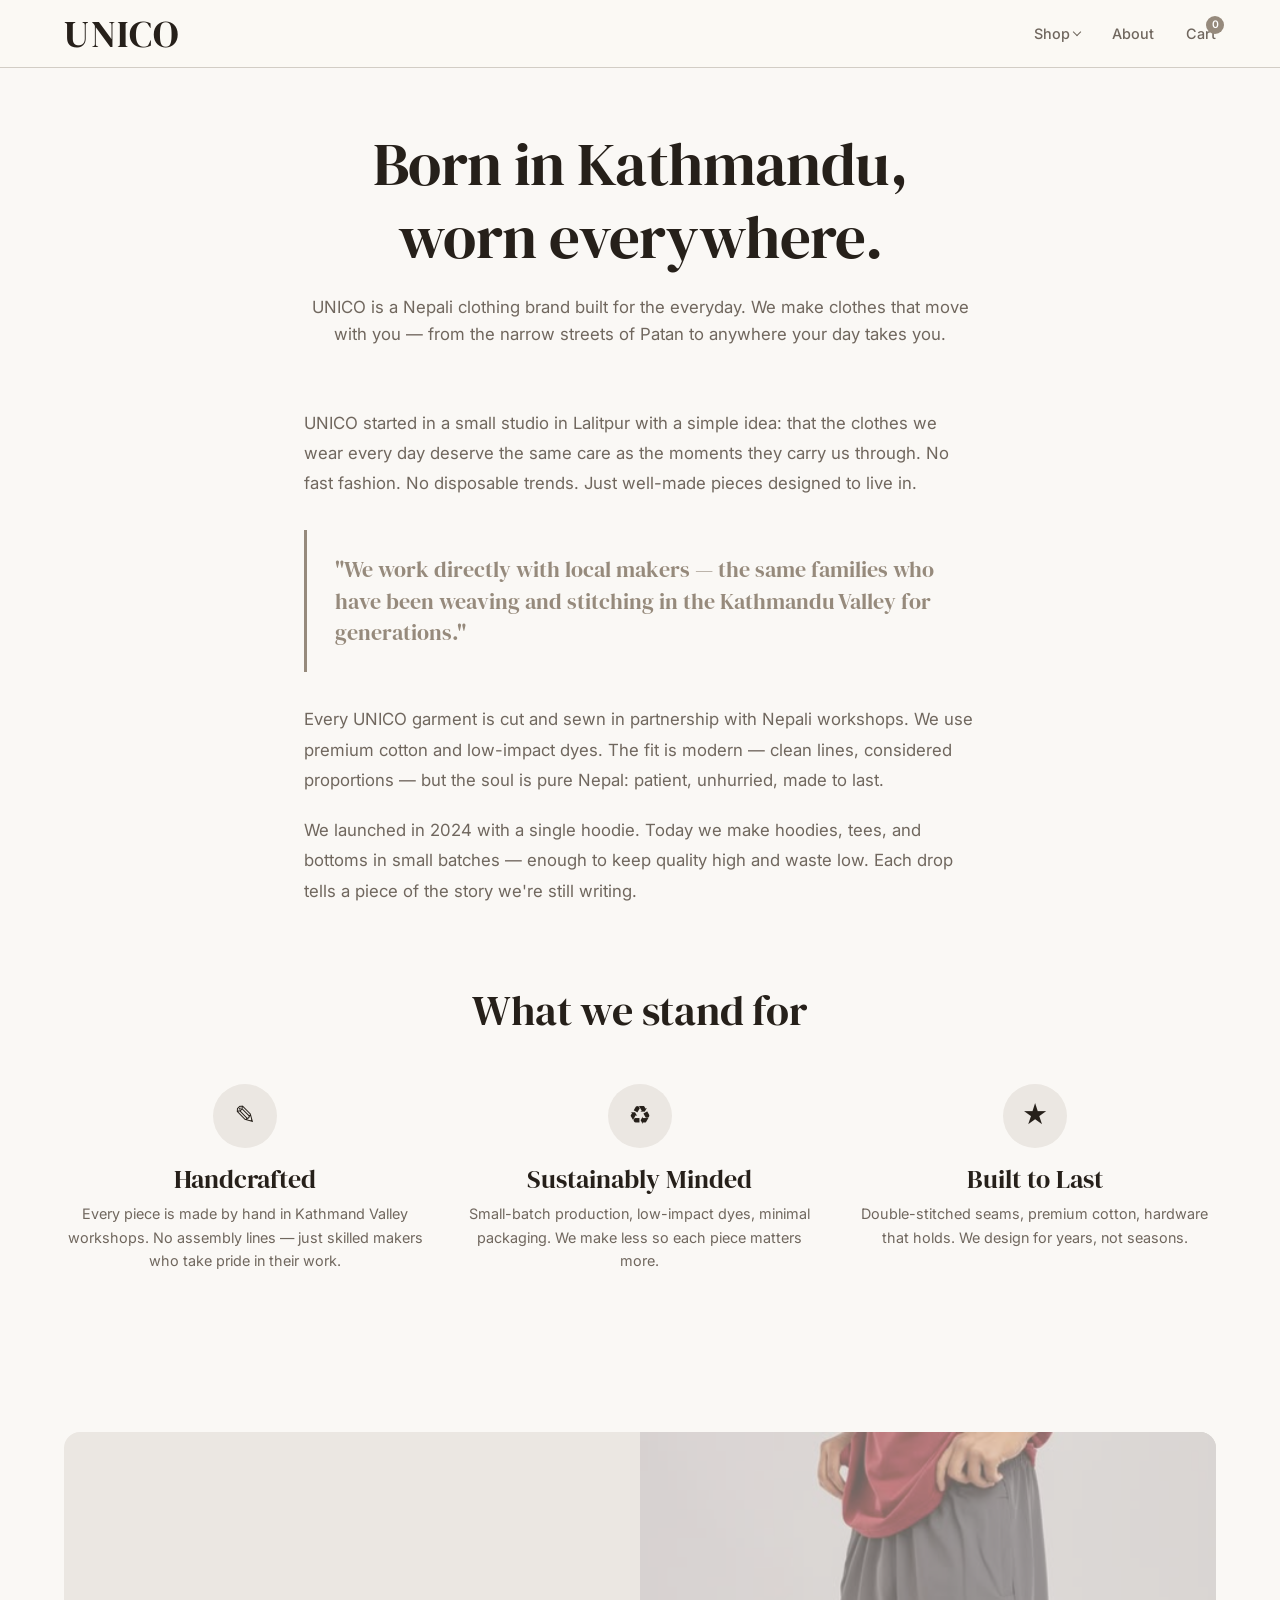
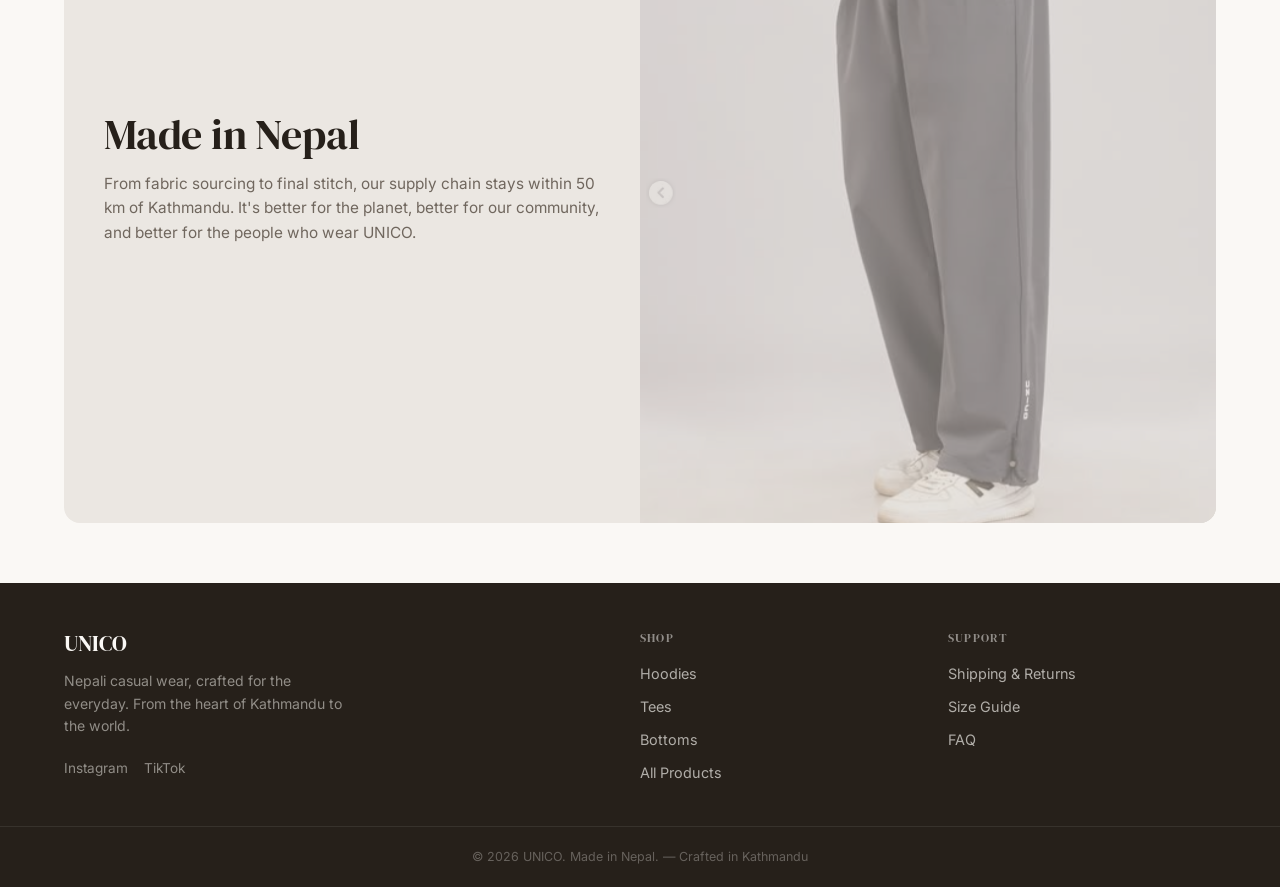
<file: about.html>
<!doctype html>
<html lang="en">
<head>
<meta charset="utf-8">
<meta name="viewport" content="width=device-width, initial-scale=1">
<title>About — UNICO</title>
<link rel="preconnect" href="https://fonts.googleapis.com">
<link rel="preconnect" href="https://fonts.gstatic.com" crossorigin>
<link href="https://fonts.googleapis.com/css2?family=DM+Serif+Display:ital@0;1&family=Inter:opsz,wght@14..32,400;14..32,500;14..32,600&display=swap" rel="stylesheet">
<link rel="stylesheet" href="styles.css">
<script src="cart.js"></script>
<style>
.about-story {
  max-width: 720px; margin: 0 auto; padding: 0 24px 60px;
}
.about-story p {
  font-size: 1.05rem; margin-bottom: 20px; line-height: 1.8;
}
.about-story .pullquote {
  font-family: var(--font-display); font-size: 1.4rem;
  line-height: 1.4; color: var(--accent); padding: 24px 0 24px 28px;
  border-left: 3px solid var(--accent); margin: 32px 0;
}

.team-grid {
  display: grid;
  grid-template-columns: repeat(auto-fill, minmax(200px, 1fr));
  gap: 24px; max-width: var(--max-w); margin: 0 auto; padding: 0 24px 60px;
}
.team-member { text-align: center; }
.team-member-avatar {
  width: 80px; height: 80px; border-radius: 50%;
  background: var(--surface); margin: 0 auto 12px;
  display: flex; align-items: center; justify-content: center;
  font-size: 2rem;
}
.team-member h4 { font-size: 1rem; margin-bottom: 2px; }
.team-member p { font-size: 0.82rem; }
</style>
</head>
<body>

<div id="loader"><div id="loader-logo">UNICO</div><div id="loader-bar"></div></div>

<nav class="nav">
  <div class="nav-inner">
    <a href="landing.html" class="nav-logo">UNICO</a>
    <div class="nav-links">
      <div class="dropdown">
        <a class="dropdown-trigger">Shop</a>
        <div class="dropdown-menu">
          <div class="dropdown-menu-inner">
            <div class="dropdown-group">
              <div class="dropdown-group-label">Categories</div>
              <a href="shop-hoodies.html">Hoodies</a>
              <a href="shop-tees.html">Tees</a>
              <a href="shop-bottoms.html">Bottoms</a>
            </div>
            <div class="dropdown-group">
              <div class="dropdown-group-label">Collections</div>
              <a href="landing.html#best-sellers">Best Sellers</a>
              <a href="shop-hoodies.html">New Arrivals</a>
              <a href="#">Limited Drops</a>
            </div>
          </div>
        </div>
      </div>
      <a href="about.html">About</a>
      <a href="checkout.html" class="nav-cart">
        Cart <span class="nav-cart-count">0</span>
      </a>
    </div>
    <button class="nav-hamburger" aria-label="Menu" onclick="toggleMobile()">
      <span></span><span></span><span></span>
    </button>
  </div>
</nav>

<div class="mobile-menu" id="mobileMenu">
  <strong style="padding:14px 16px;display:block;font-size:0.7rem;text-transform:uppercase;letter-spacing:0.12em;color:var(--muted)">Categories</strong>
  <a href="shop-hoodies.html">Hoodies</a>
  <a href="shop-tees.html">Tees</a>
  <a href="shop-bottoms.html">Bottoms</a>
  <strong style="padding:14px 16px 6px;display:block;font-size:0.7rem;text-transform:uppercase;letter-spacing:0.12em;color:var(--muted);margin-top:8px">Collections</strong>
  <a href="landing.html#best-sellers">Best Sellers</a>
  <a href="shop-hoodies.html">New Arrivals</a>
  <a href="#">Limited Drops</a>
  <strong style="padding:14px 16px 6px;display:block;font-size:0.7rem;text-transform:uppercase;letter-spacing:0.12em;color:var(--muted);margin-top:8px">Info</strong>
  <a href="about.html">About</a>
  <a href="checkout.html">Cart <span class="mobile-cart-count">(0)</span></a>
</div>

<main>
  <section class="about-hero">
    <h1>Born in Kathmandu,<br>worn everywhere.</h1>
    <p>UNICO is a Nepali clothing brand built for the everyday. We make clothes that move with you — from the narrow streets of Patan to anywhere your day takes you.</p>
  </section>

  <section class="about-story">
    <p>UNICO started in a small studio in Lalitpur with a simple idea: that the clothes we wear every day deserve the same care as the moments they carry us through. No fast fashion. No disposable trends. Just well-made pieces designed to live in.</p>

    <div class="pullquote">
      "We work directly with local makers — the same families who have been weaving and stitching in the Kathmandu Valley for generations."
    </div>

    <p>Every UNICO garment is cut and sewn in partnership with Nepali workshops. We use premium cotton and low-impact dyes. The fit is modern — clean lines, considered proportions — but the soul is pure Nepal: patient, unhurried, made to last.</p>

    <p>We launched in 2024 with a single hoodie. Today we make hoodies, tees, and bottoms in small batches — enough to keep quality high and waste low. Each drop tells a piece of the story we're still writing.</p>
  </section>

  <section class="section" style="padding-top:0">
    <div class="section-header">
      <h2>What we stand for</h2>
    </div>
    <div class="about-values">
      <div class="about-value">
        <div class="about-value-icon">&#9998;</div>
        <h3>Handcrafted</h3>
        <p>Every piece is made by hand in Kathmand Valley workshops. No assembly lines — just skilled makers who take pride in their work.</p>
      </div>
      <div class="about-value">
        <div class="about-value-icon">&#9851;</div>
        <h3>Sustainably Minded</h3>
        <p>Small-batch production, low-impact dyes, minimal packaging. We make less so each piece matters more.</p>
      </div>
      <div class="about-value">
        <div class="about-value-icon">&#9733;</div>
        <h3>Built to Last</h3>
        <p>Double-stitched seams, premium cotton, hardware that holds. We design for years, not seasons.</p>
      </div>
    </div>
  </section>

  <section style="max-width:var(--max-w);margin:0 auto;padding:0 24px 60px">
    <div style="border-radius:var(--radius-lg);overflow:hidden;background:var(--surface);display:grid;grid-template-columns:1fr 1fr;gap:0;min-height:320px">
      <div style="padding:40px;display:flex;flex-direction:column;justify-content:center">
        <h2 style="margin-bottom:12px">Made in Nepal</h2>
        <p style="margin-bottom:0">From fabric sourcing to final stitch, our supply chain stays within 50 km of Kathmandu. It's better for the planet, better for our community, and better for the people who wear UNICO.</p>
      </div>
      <div style="background:var(--border);display:flex;align-items:center;justify-content:center;overflow:hidden">
        <img src="mq2ct55s-Pants-Gray-2026-06-06-at-18.03.34.png" alt="UNICO Production" style="width:100%;height:100%;object-fit:cover;opacity:0.5" loading="lazy">
      </div>
    </div>
  </section>
</main>

<footer class="footer">
  <div class="footer-main">
    <div class="footer-brand">
      <h3>UNICO</h3>
      <p>Nepali casual wear, crafted for the everyday. From the heart of Kathmandu to the world.</p>
      <div class="footer-social">
        <a href="#" target="_blank">Instagram</a>
        <a href="#" target="_blank">TikTok</a>
      </div>
    </div>
    <div class="footer-col">
      <h4>Shop</h4>
      <a href="shop-hoodies.html">Hoodies</a>
      <a href="shop-tees.html">Tees</a>
      <a href="shop-bottoms.html">Bottoms</a>
      <a href="#">All Products</a>
    </div>
    <div class="footer-col">
      <h4>Support</h4>
      <a href="#">Shipping &amp; Returns</a>
      <a href="#">Size Guide</a>
      <a href="#">FAQ</a>
    </div>
  </div>
  <div class="footer-bottom">
    &copy; 2026 UNICO. Made in Nepal. &mdash; Crafted in Kathmandu
  </div>
</footer>

<div class="toast" id="toast"></div>

<script>
function toggleMobile() {
  document.getElementById('mobileMenu').classList.toggle('open');
}
function showToast(msg) {
  const t = document.getElementById('toast');
  t.textContent = msg; t.classList.add('show');
  setTimeout(() => t.classList.remove('show'), 3000);
}
</script>

<script>
window.addEventListener('load', function() {
  setTimeout(function() {
    document.getElementById('loader')?.classList.add('hide');
  }, 400);
});
</script>

</body>
</html>
</file>
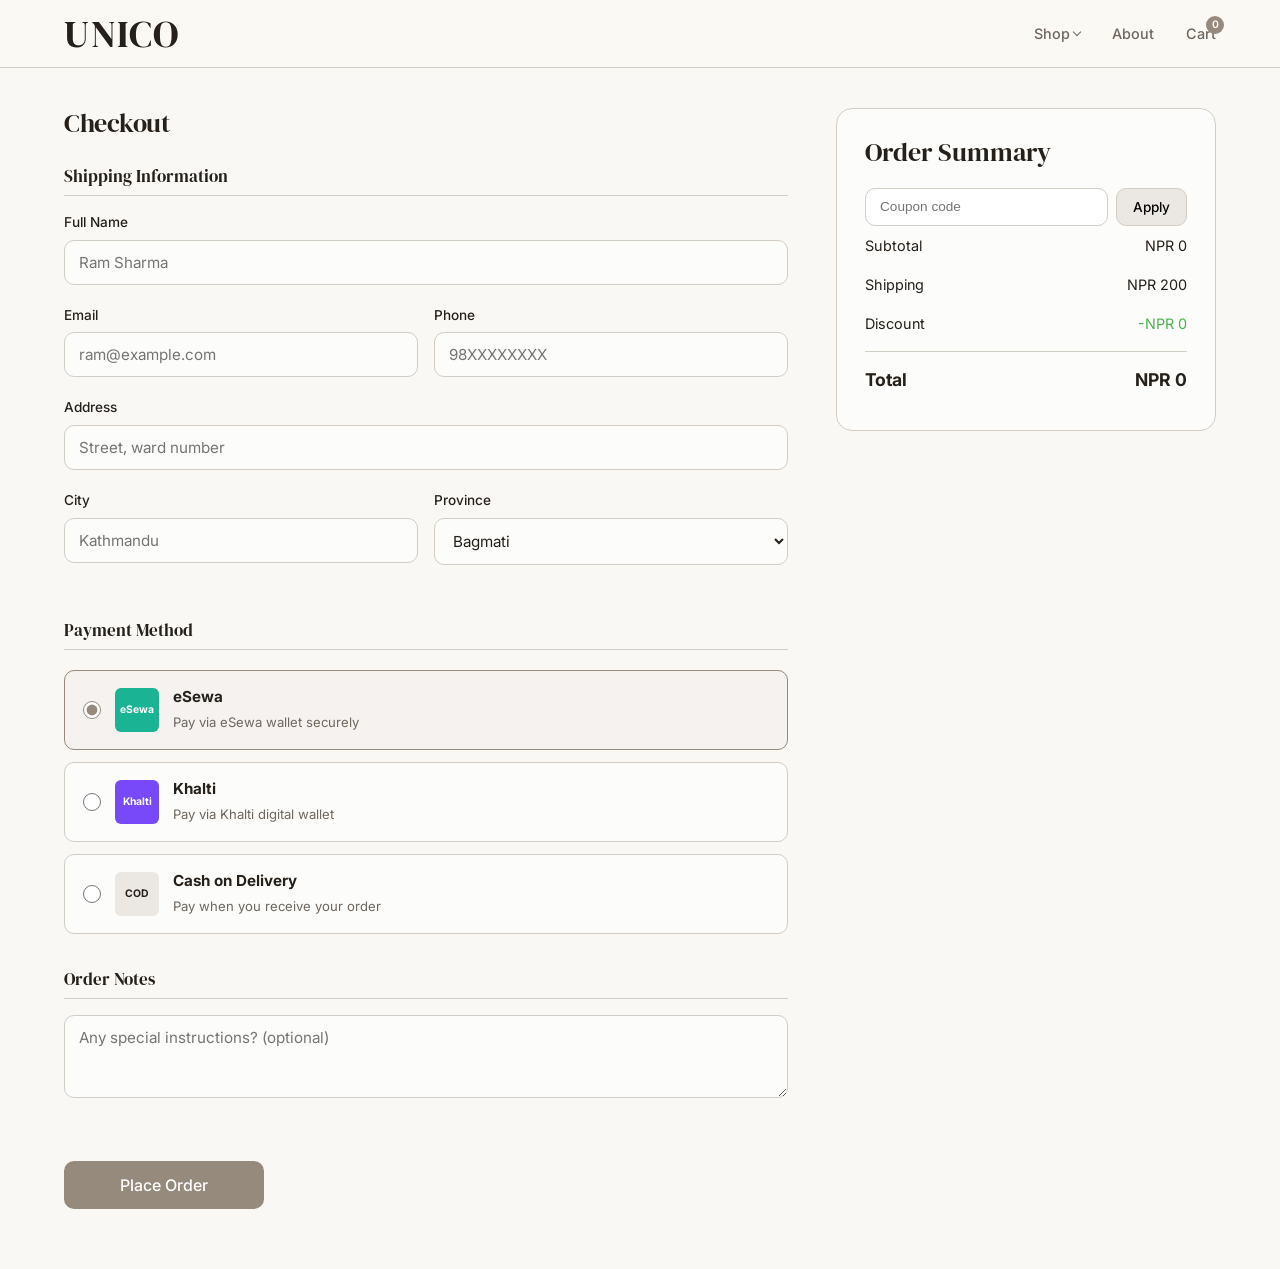
<file: checkout.html>
<!doctype html>
<html lang="en">
<head>
<meta charset="utf-8">
<meta name="viewport" content="width=device-width, initial-scale=1">
<title>Checkout — UNICO</title>
<link rel="preconnect" href="https://fonts.googleapis.com">
<link rel="preconnect" href="https://fonts.gstatic.com" crossorigin>
<link href="https://fonts.googleapis.com/css2?family=DM+Serif+Display:ital@0;1&family=Inter:opsz,wght@14..32,400;14..32,500;14..32,600&display=swap" rel="stylesheet">
<link rel="stylesheet" href="styles.css">
<script src="cart.js"></script>
<style>
.checkout-title { font-size: 1.6rem; margin-bottom: 28px; }
.form-section { margin-bottom: 36px; }
.form-section h3 { font-size: 1.05rem; margin-bottom: 16px; padding-bottom: 8px; border-bottom: 1px solid var(--border); }

.payment-option .pay-icon-esewa { background: #1AB394; color: #fff; }
.payment-option .pay-icon-khalti { background: #7749F8; color: #fff; }
.payment-option .pay-icon-ips { background: #E31B23; color: #fff; }
.payment-option .pay-icon-cod { background: var(--surface); color: var(--fg); }

.order-thankyou { display: none; text-align: center; padding: 60px 24px; max-width: 520px; margin: 0 auto; }
.order-thankyou.show { display: block; }
.order-thankyou .check-icon {
  width: 64px; height: 64px; border-radius: 50%;
  background: #4CAF50; color: #fff; font-size: 1.8rem;
  display: flex; align-items: center; justify-content: center;
  margin: 0 auto 20px;
}

.coupon-row { display: flex; gap: 8px; margin-top: 16px; }
.coupon-row input { flex: 1; padding: 10px 14px; border-radius: var(--radius-md); border: 1.5px solid var(--border); font-size: 0.85rem; outline: none; }
.coupon-row button { padding: 10px 16px; border-radius: var(--radius-md); background: var(--surface); border: 1.5px solid var(--border); font-weight: 500; font-size: 0.85rem; white-space: nowrap; }

#checkoutForm.hidden { display: none; }
</style>
</head>
<body>

<div id="loader"><div id="loader-logo">UNICO</div><div id="loader-bar"></div></div>

<nav class="nav">
  <div class="nav-inner">
    <a href="landing.html" class="nav-logo">UNICO</a>
    <div class="nav-links">
      <div class="dropdown">
        <a class="dropdown-trigger">Shop</a>
        <div class="dropdown-menu">
          <div class="dropdown-menu-inner">
            <div class="dropdown-group">
              <div class="dropdown-group-label">Categories</div>
              <a href="shop-hoodies.html">Hoodies</a>
              <a href="shop-tees.html">Tees</a>
              <a href="shop-bottoms.html">Bottoms</a>
            </div>
            <div class="dropdown-group">
              <div class="dropdown-group-label">Collections</div>
              <a href="landing.html#best-sellers">Best Sellers</a>
              <a href="shop-hoodies.html">New Arrivals</a>
              <a href="#">Limited Drops</a>
            </div>
          </div>
        </div>
      </div>
      <a href="about.html">About</a>
      <a href="checkout.html" class="nav-cart">Cart <span class="nav-cart-count">0</span></a>
    </div>
    <button class="nav-hamburger" aria-label="Menu" onclick="toggleMobile()">
      <span></span><span></span><span></span>
    </button>
  </div>
</nav>

<div class="mobile-menu" id="mobileMenu">
  <strong style="padding:14px 16px;display:block;font-size:0.7rem;text-transform:uppercase;letter-spacing:0.12em;color:var(--muted)">Categories</strong>
  <a href="shop-hoodies.html">Hoodies</a>
  <a href="shop-tees.html">Tees</a>
  <a href="shop-bottoms.html">Bottoms</a>
  <strong style="padding:14px 16px 6px;display:block;font-size:0.7rem;text-transform:uppercase;letter-spacing:0.12em;color:var(--muted);margin-top:8px">Collections</strong>
  <a href="landing.html#best-sellers">Best Sellers</a>
  <a href="shop-hoodies.html">New Arrivals</a>
  <a href="#">Limited Drops</a>
  <strong style="padding:14px 16px 6px;display:block;font-size:0.7rem;text-transform:uppercase;letter-spacing:0.12em;color:var(--muted);margin-top:8px">Info</strong>
  <a href="about.html">About</a>
  <a href="checkout.html">Cart <span class="mobile-cart-count">(0)</span></a>
</div>

<div class="checkout-layout" id="checkoutForm">
  <div>
    <h1 class="checkout-title">Checkout</h1>

    <div class="form-section">
      <h3>Shipping Information</h3>
      <div class="form-group">
        <label for="fullName">Full Name</label>
        <input type="text" id="fullName" placeholder="Ram Sharma" required>
      </div>
      <div class="form-row">
        <div class="form-group">
          <label for="email">Email</label>
          <input type="email" id="email" placeholder="ram@example.com" required>
        </div>
        <div class="form-group">
          <label for="phone">Phone</label>
          <input type="tel" id="phone" placeholder="98XXXXXXXX" required>
        </div>
      </div>
      <div class="form-group">
        <label for="address">Address</label>
        <input type="text" id="address" placeholder="Street, ward number" required>
      </div>
      <div class="form-row">
        <div class="form-group">
          <label for="city">City</label>
          <input type="text" id="city" placeholder="Kathmandu" required>
        </div>
        <div class="form-group">
          <label for="province">Province</label>
          <select id="province">
            <option>Bagmati</option>
            <option>Koshi</option>
            <option>Madhesh</option>
            <option>Gandaki</option>
            <option>Lumbini</option>
            <option>Karnali</option>
            <option>Sudurpashchim</option>
          </select>
        </div>
      </div>
    </div>

    <div class="form-section">
      <h3>Payment Method</h3>
      <div class="payment-methods" id="paymentMethods">
        <label class="payment-option selected" data-value="esewa">
          <input type="radio" name="payment" value="esewa" checked>
          <div class="payment-icon pay-icon-esewa">eSewa</div>
          <div class="payment-option-info">
            <strong>eSewa</strong>
            <span>Pay via eSewa wallet securely</span>
          </div>
        </label>
        <label class="payment-option" data-value="khalti">
          <input type="radio" name="payment" value="khalti">
          <div class="payment-icon pay-icon-khalti">Khalti</div>
          <div class="payment-option-info">
            <strong>Khalti</strong>
            <span>Pay via Khalti digital wallet</span>
          </div>
        </label>
        <label class="payment-option" data-value="cod">
          <input type="radio" name="payment" value="cod">
          <div class="payment-icon pay-icon-cod">COD</div>
          <div class="payment-option-info">
            <strong>Cash on Delivery</strong>
            <span>Pay when you receive your order</span>
          </div>
        </label>
      </div>
    </div>

    <div class="form-section">
      <h3>Order Notes</h3>
      <div class="form-group">
        <textarea id="notes" rows="3" placeholder="Any special instructions? (optional)" style="resize:vertical"></textarea>
      </div>
    </div>

    <button class="btn btn-primary place-order" id="placeOrderBtn" onclick="placeOrder()" style="width:auto;min-width:200px">Place Order</button>
  </div>

  <div class="order-summary" id="orderSummary">
    <h3>Order Summary</h3>
    <div id="orderItems"></div>
    <div class="coupon-row">
      <input type="text" placeholder="Coupon code" id="couponInput">
      <button onclick="applyCoupon()">Apply</button>
    </div>
    <div class="summary-line"><span>Subtotal</span><span id="subtotalVal">NPR 0</span></div>
    <div class="summary-line"><span>Shipping</span><span id="shippingVal">NPR 200</span></div>
    <div class="summary-line"><span>Discount</span><span id="discountVal" style="color:#4CAF50">-NPR 0</span></div>
    <div class="summary-line total"><span>Total</span><span id="totalVal">NPR 0</span></div>
  </div>
</div>

<div class="order-thankyou" id="orderThankyou">
  <div class="check-icon">&#10003;</div>
  <h2 style="margin-bottom:8px">Thank you for your order!</h2>
  <p style="margin-bottom:24px;max-width:400px;margin-left:auto;margin-right:auto">Your UNICO order has been placed. You'll receive a confirmation email shortly.</p>
  <div style="background:var(--surface);border-radius:var(--radius-md);padding:16px;margin-bottom:24px;text-align:left;font-size:0.9rem">
    <div style="margin-bottom:8px"><strong>Order Transaction:</strong> <span id="orderUuid">#UNICO-INIT</span></div>
    <div><strong>Payment Gateway:</strong> <span id="paidVia">eSewa</span></div>
  </div>
  <a href="landing.html" class="btn btn-outline">Continue Shopping</a>
</div>

<div class="toast" id="toast"></div>

<script>
function toggleMobile() {
  document.getElementById('mobileMenu').classList.toggle('open');
}

function showToast(msg) {
  const t = document.getElementById('toast');
  t.textContent = msg; t.classList.add('show');
  setTimeout(() => t.classList.remove('show'), 3000);
}

document.querySelectorAll('.payment-option').forEach(el => {
  el.addEventListener('click', function() {
    document.querySelectorAll('.payment-option').forEach(o => o.classList.remove('selected'));
    this.classList.add('selected');
    this.querySelector('input[type="radio"]').checked = true;
  });
});

const fmt = n => 'NPR ' + n.toLocaleString('en-IN');

function renderCartSummary() {
  const items = Cart.get();
  const container = document.getElementById('orderItems');
  const btn = document.getElementById('placeOrderBtn');

  if (!items.length) {
    container.innerHTML = '<div style="padding:20px 0;text-align:center;color:var(--muted)">Your cart is empty.</div>';
    btn.disabled = true; btn.style.opacity = '0.4'; btn.textContent = 'Cart is empty';
    return;
  }

  let html = '';
  items.forEach(p => {
    const img = p.image ? `<img src="${p.image}" alt="${p.name}">` : '';
    html += `<div class="order-item">
      <div class="order-item-img">${img}</div>
      <div class="order-item-details"><h4>${p.name}</h4><p>Qty: ${p.qty} / Size: ${p.size}</p></div>
      <div class="order-item-price">${fmt(p.price * p.qty)}</div>
    </div>`;
  });
  container.innerHTML = html;

  const subtotal = Cart.total();
  const shipping = subtotal >= 5000 ? 0 : 200;
  const discount = window._couponApplied ? Math.round(subtotal * 0.1) : 0;
  const finalTotal = subtotal + shipping - discount;

  document.getElementById('subtotalVal').textContent = fmt(subtotal);
  document.getElementById('shippingVal').textContent = shipping === 0 ? 'FREE' : fmt(shipping);
  document.getElementById('discountVal').textContent = discount > 0 ? '-' + fmt(discount) : '-NPR 0';
  document.getElementById('totalVal').textContent = fmt(finalTotal);

  btn.disabled = false; btn.style.opacity = '1';
  btn.textContent = `Place Order — ${fmt(finalTotal)}`;
}

function applyCoupon() {
  if (document.getElementById('couponInput').value.trim().toUpperCase() === 'UNICO10') {
    window._couponApplied = true; renderCartSummary();
    showToast('Coupon applied!');
  } else { showToast('Invalid coupon.'); }
}
async function placeOrder() {
  const items = Cart.get();
  if (!items.length) return;

  const name = document.getElementById('fullName').value.trim();
  const email = document.getElementById('email').value.trim();
  const phone = document.getElementById('phone').value.trim();
  const addr = document.getElementById('address').value.trim();
  const city = document.getElementById('city').value.trim();

  if (!name || !email || !phone || !addr || !city) {
    showToast('Please fill in all shipping fields.');
    return;
  }

  const method = document.querySelector('input[name="payment"]:checked').value;
  const btn = document.getElementById('placeOrderBtn');
  btn.disabled = true; btn.textContent = 'Connecting Gateway...';

  const subtotal = Cart.total();
  const shipping = subtotal >= 5000 ? 0 : 200;
  const discount = window._couponApplied ? Math.round(subtotal * 0.1) : 0;
  const finalTotal = subtotal + shipping - discount;
  const transactionUuid = 'UNICO-' + Date.now();

  // 🟢 METHOD 1: ESEWA DIRECT CLIENT HANDSHAKE
  if (method === 'esewa') {
    const productCode = 'EPAYTEST';
    const secretKey = '8gBm/:&EnhH.1/q';
    const signatureMessage = `total_amount=${finalTotal},transaction_uuid=${transactionUuid},product_code=${productCode}`;
    
    try {
      const encoder = new TextEncoder();
      const keyData = encoder.encode(secretKey);
      const messageData = encoder.encode(signatureMessage);
      const cryptoKey = await window.crypto.subtle.importKey('raw', keyData, { name: 'HMAC', hash: 'SHA-256' }, false, ['sign']);
      const signatureBuffer = await window.crypto.subtle.sign('HMAC', cryptoKey, messageData);
      const signature = btoa(String.fromCharCode(...new Uint8Array(signatureBuffer)));

      const form = document.createElement('form');
      form.method = 'POST'; form.action = 'https://rc-epay.esewa.com.np/api/epay/main/v2/form';

      const fields = {
        amount: finalTotal, tax_amount: 0, product_service_charge: 0, product_delivery_charge: 0,
        total_amount: finalTotal, transaction_uuid: transactionUuid, product_code: productCode,
        success_url: window.location.origin + window.location.pathname + '?status=success&method=esewa&id=' + transactionUuid,
        failure_url: window.location.origin + window.location.pathname + '?status=failed',
        signed_field_names: 'total_amount,transaction_uuid,product_code', signature: signature
      };

      for (const [k, v] of Object.entries(fields)) {
        const input = document.createElement('input'); input.type = 'hidden'; input.name = k; input.value = v; form.appendChild(input);
      }
      document.body.appendChild(form); form.submit();
    } catch (err) {
      showToast('Signature processing crash.');
      btn.disabled = false; btn.textContent = 'Place Order';
    }
  } 
  // 🟢 METHOD 2: KHALTI BACKEND SECURE ENVELOPE REDIRECT
  else if (method === 'khalti') {
    try {
      const res = await fetch('/place-order', {
        method: 'POST',
        headers: { 'Content-Type': 'application/json' },
        body: JSON.stringify({
          amount: finalTotal,
          purchase_order_id: transactionUuid,
          purchase_order_name: items[0].name + (items.length > 1 ? ' etc' : ''),
          return_url: window.location.origin + '/place-order?purchase_order_id=' + transactionUuid
        })
      });

      const text = await res.text();
      if (!text || text.trim() === '') {
        throw new Error("Server returned an empty response.");
      }

      let data;
      try {
        data = JSON.parse(text);
      } catch (e) {
        console.error("Failed to parse JSON. Raw response was:", text);
        throw new Error("Invalid server response format.");
      }

      if (data.payment_url) {
        window.location.href = data.payment_url;
      } else {
        throw new Error(data.error || 'Gateway Rejected Request');
      }

    } catch (err) {
      console.error("Payment error:", err);
      showToast('Khalti Error: ' + err.message);
      btn.disabled = false; 
      btn.textContent = 'Place Order';
    }
  }
  // 🟢 METHOD 3: COD FALLBACK
  else {
    setTimeout(() => {
      document.getElementById('orderUuid').textContent = transactionUuid;
      document.getElementById('paidVia').textContent = 'Cash on Delivery';
      document.getElementById('checkoutForm').classList.add('hidden');
      document.getElementById('orderThankyou').classList.add('show');
      Cart.clear();
    }, 1000);
  }
} // 💡 Sealed cleanly! All nested conditional statement chains are resolved.
window.addEventListener('load', () => {
  setTimeout(() => { document.getElementById('loader')?.classList.add('hide'); }, 400);
});
</script>
</body>
</html>
</file>
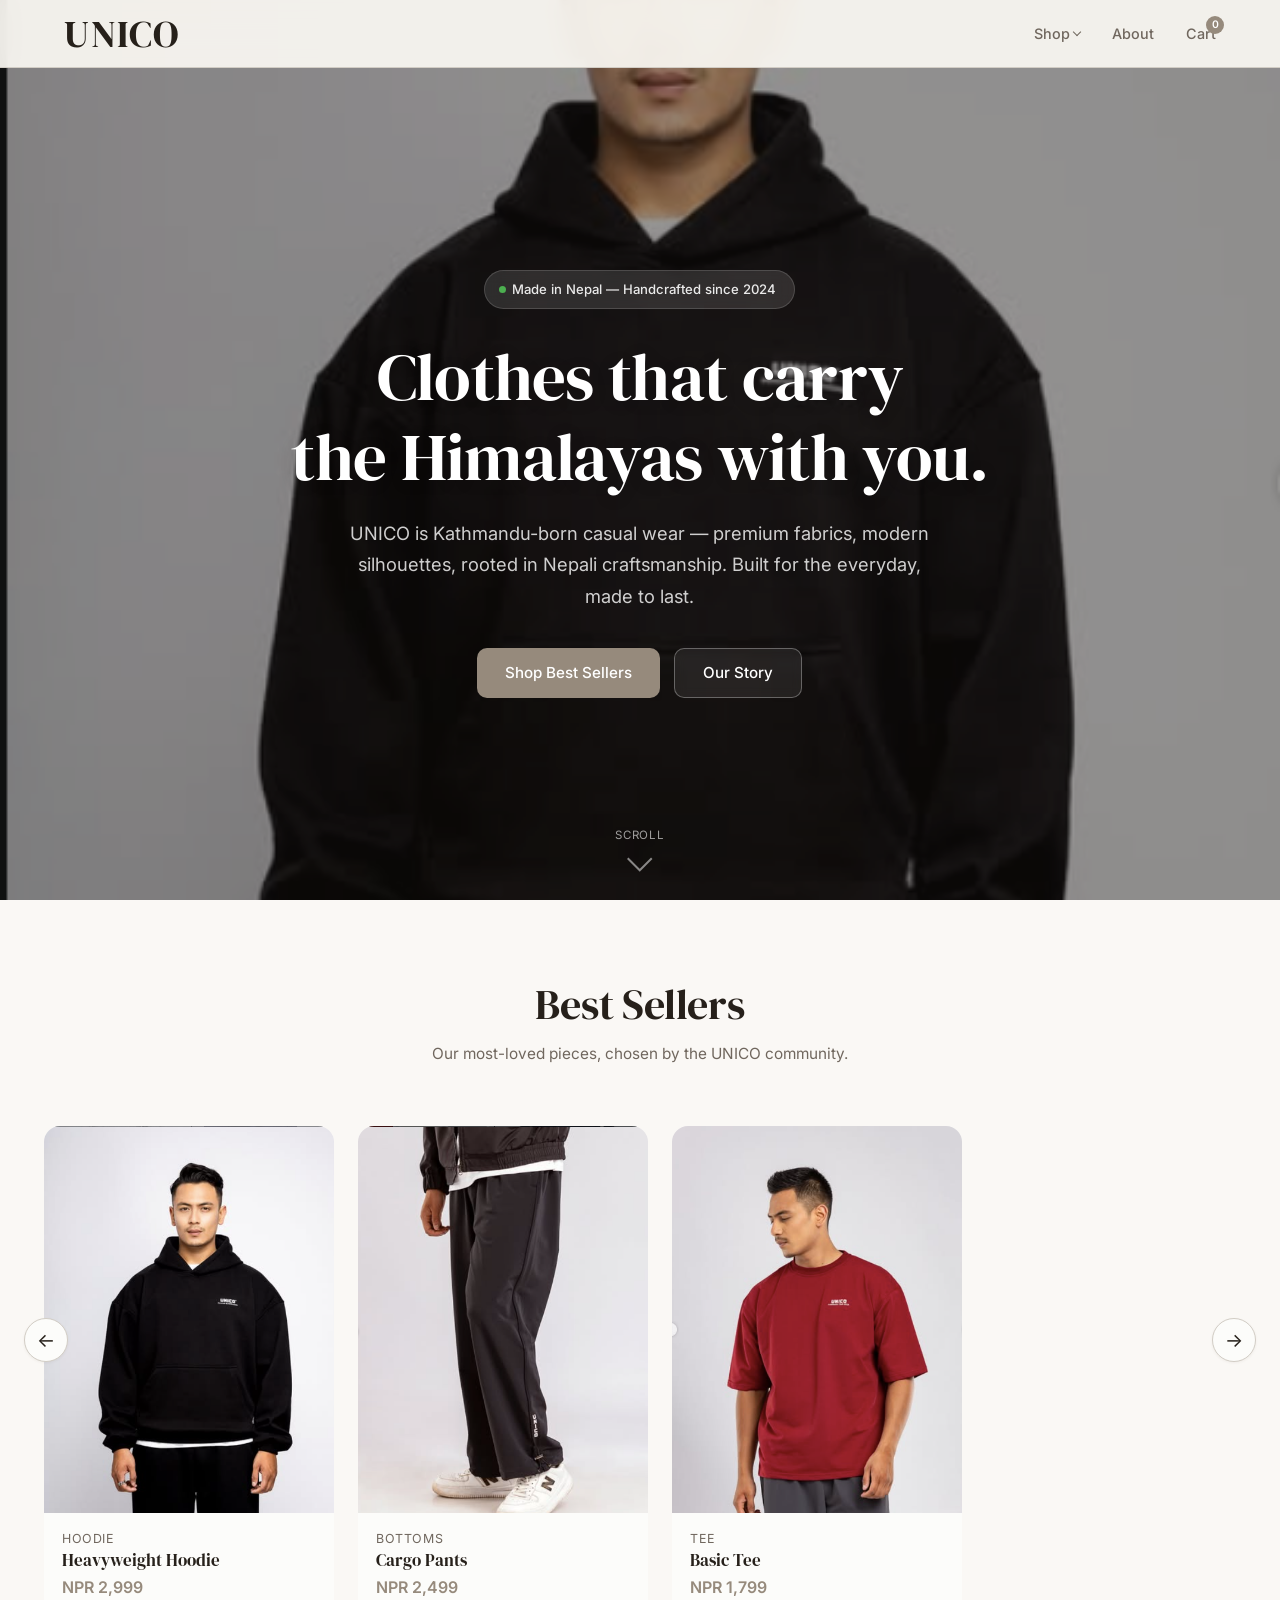
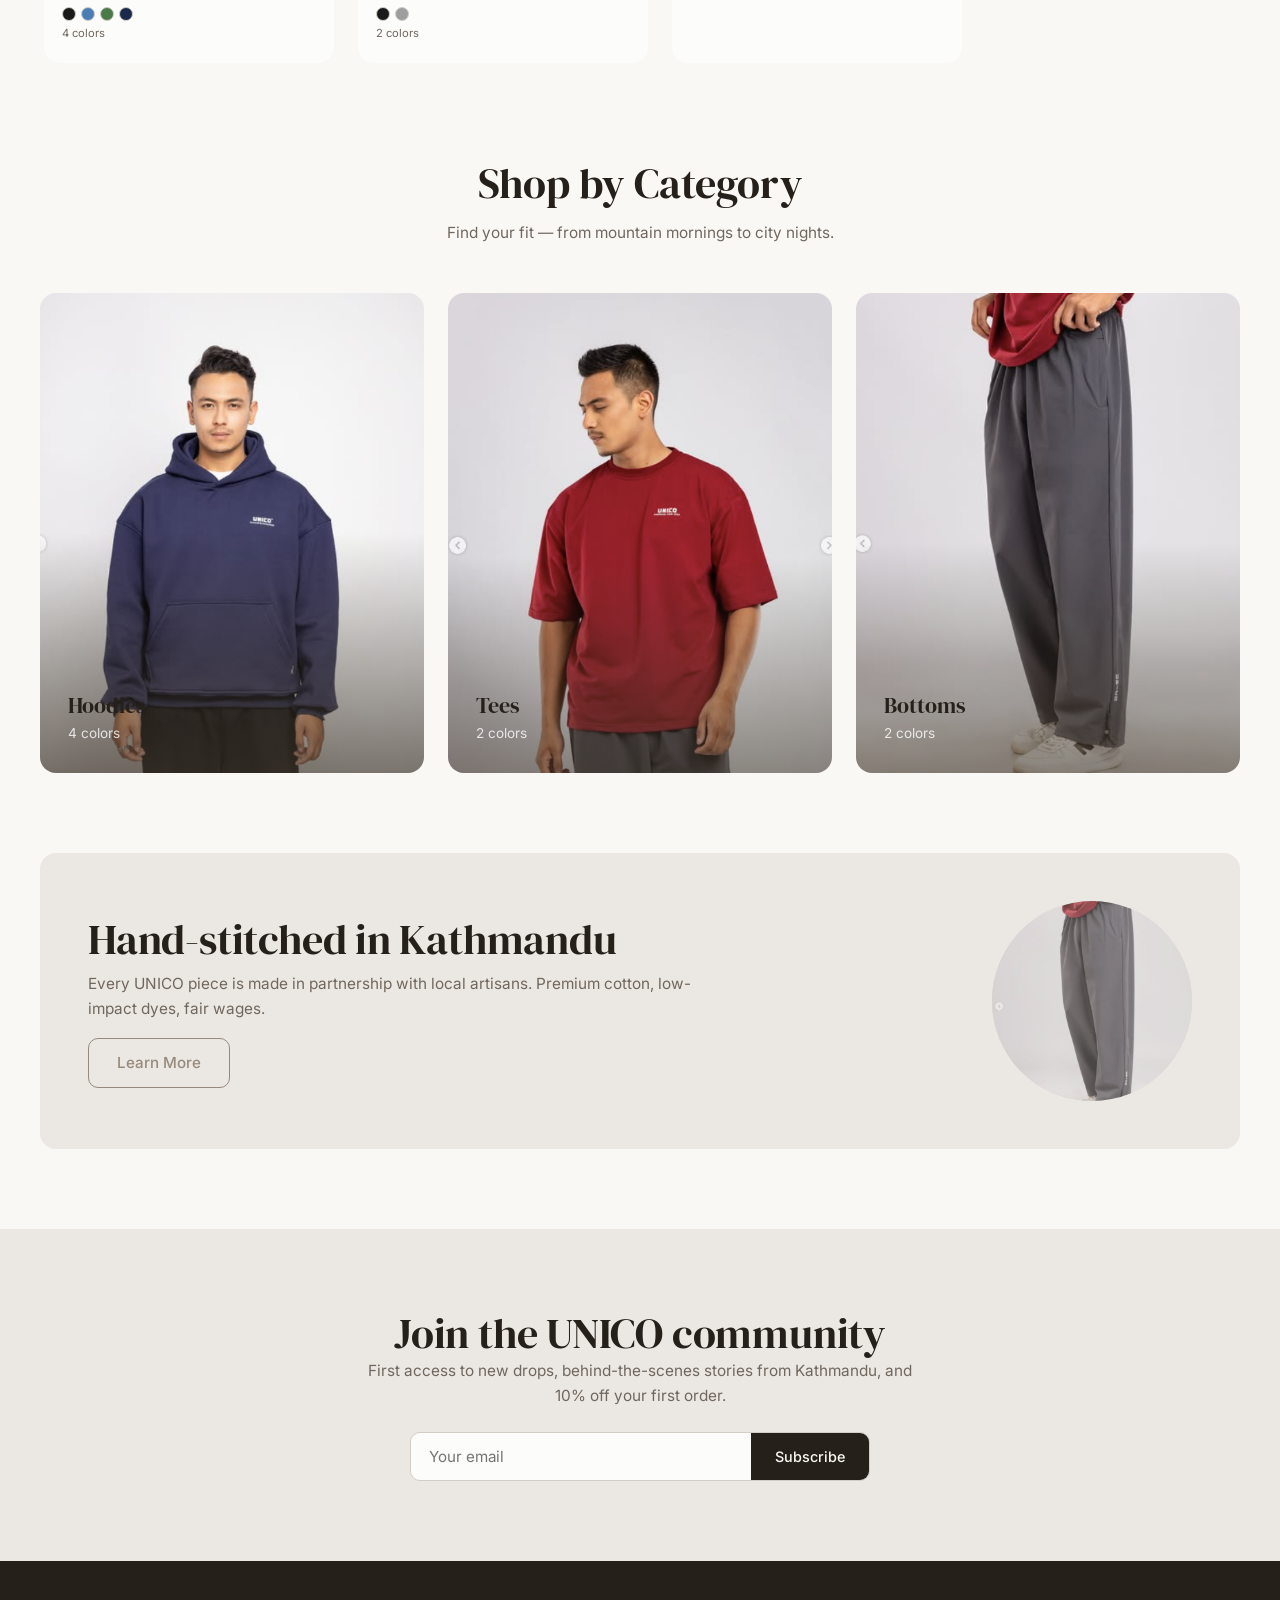
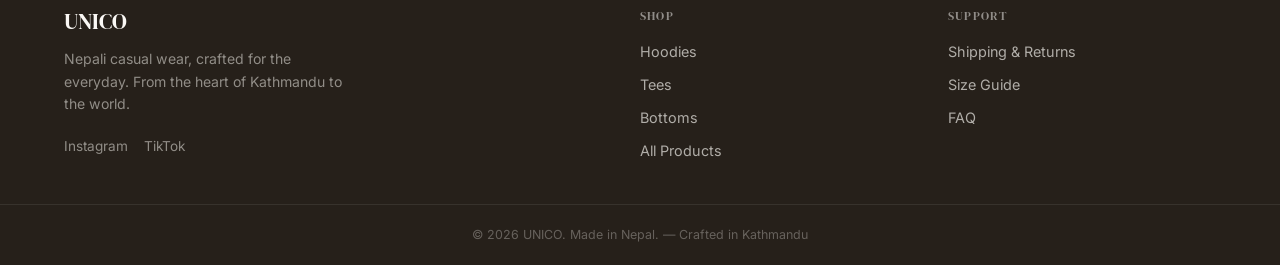
<file: landing.html>
<!doctype html>
<html lang="en">
<head>
<meta charset="utf-8">
<meta name="viewport" content="width=device-width, initial-scale=1">
<title>UNICO — Nepali Craftsmanship, Everyday Wear</title>
<link rel="preconnect" href="https://fonts.googleapis.com">
<link rel="preconnect" href="https://fonts.gstatic.com" crossorigin>
<link href="https://fonts.googleapis.com/css2?family=DM+Serif+Display:ital@0;1&family=Inter:opsz,wght@14..32,400;14..32,500;14..32,600&display=swap" rel="stylesheet">
<link rel="stylesheet" href="styles.css">
<script src="cart.js"></script>
<style>
/* ── Hero fullscreen video ── */
.hero-full {
  position: relative; min-height: 100vh; overflow: hidden;
  display: flex; align-items: center; justify-content: center;
}
.hero-video-bg {
  position: absolute; inset: 0; width: 100%; height: 100%;
  object-fit: cover;
}
.hero-overlay {
  position: absolute; inset: 0;
  background: rgba(20,18,14,0.45);
  z-index: 1;
}
.hero-content-wrap {
  position: relative; z-index: 2;
  text-align: center; padding: calc(var(--nav-h) + 40px) 24px 40px;
  max-width: 800px;
}
.hero-content-wrap .hero-badge {
  display: inline-flex; align-items: center; gap: 6px;
  background: rgba(255,255,255,0.12); backdrop-filter: blur(8px);
  padding: 8px 18px 8px 14px;
  border-radius: 100px; font-size: 0.82rem; font-weight: 500;
  margin-bottom: 28px; border: 1px solid rgba(255,255,255,0.15);
  color: rgba(255,255,255,0.9);
}
.hero-badge-dot {
  width: 7px; height: 7px; border-radius: 50%; background: #4CAF50;
  display: inline-block;
}
.hero-content-wrap h1 {
  color: #fff; font-size: clamp(2.4rem, 5.5vw, 4.2rem);
  margin-bottom: 20px; text-shadow: 0 2px 16px rgba(0,0,0,0.15);
}
.hero-content-wrap p {
  color: rgba(255,255,255,0.8); font-size: clamp(1rem, 1.6vw, 1.15rem);
  margin: 0 auto 36px; line-height: 1.7; max-width: 600px;
}
.hero-actions { display: flex; gap: 14px; flex-wrap: wrap; justify-content: center; }
.hero-actions .btn-primary {
  background: oklch(64% 0.025 72); color: #fff;
}
.hero-actions .btn-outline {
  background: rgba(255,255,255,0.08); backdrop-filter: blur(6px);
  border: 1.5px solid rgba(255,255,255,0.3); color: #fff;
}
.hero-actions .btn-outline:hover { background: rgba(255,255,255,0.15); }
.hero-scroll-indicator {
  position: absolute; bottom: 32px; left: 50%;
  transform: translateX(-50%); z-index: 2;
  display: flex; flex-direction: column; align-items: center; gap: 6px;
  color: rgba(255,255,255,0.6); font-size: 0.72rem;
  letter-spacing: 0.08em; text-transform: uppercase;
  animation: bounce-down 2s ease-in-out infinite;
}
.hero-scroll-indicator span {
  display: block; width: 18px; height: 18px;
  border-right: 2px solid rgba(255,255,255,0.5);
  border-bottom: 2px solid rgba(255,255,255,0.5);
  transform: rotate(45deg);
}
@keyframes bounce-down {
  0%, 100% { transform: translateX(-50%) translateY(0); }
  50% { transform: translateX(-50%) translateY(8px); }
}

/* category card color variants */
.cat-hoodies .cat-card-overlay { background: linear-gradient(0deg, rgba(61,53,41,0.65) 0%, transparent 50%); }
.cat-tees .cat-card-overlay { background: linear-gradient(0deg, rgba(61,53,41,0.55) 0%, transparent 45%); }
.cat-bottoms .cat-card-overlay { background: linear-gradient(0deg, rgba(61,53,41,0.6) 0%, transparent 48%); }

/* featured mini banner */
.mini-banner {
  background: var(--surface); border-radius: var(--radius-lg);
  padding: 48px; max-width: var(--max-w); margin: 0 auto;
  display: grid;
  grid-template-columns: 1fr auto;
  align-items: center; gap: 32px;
}
.mini-banner-text h2 { margin-bottom: 8px; }
.mini-banner-text p { margin-bottom: 0; }
@media (max-width: 640px) { .mini-banner { grid-template-columns: 1fr; text-align: center; } }

/* newsletter */
.newsletter {
  max-width: 560px; margin: 0 auto; text-align: center;
}
.newsletter-form {
  display: flex; gap: 0; margin: 24px auto 0;
  max-width: 460px; border-radius: var(--radius-md);
  overflow: hidden; border: 1.5px solid var(--border);
}
.newsletter-form input {
  flex: 1; padding: 14px 18px; border: none;
  font-size: 0.95rem; font-family: inherit; outline: none;
  background: oklch(99% 0.002 85);
}
.newsletter-form button {
  padding: 14px 24px; background: var(--fg); color: var(--bg);
  border: none; font-weight: 500; font-size: 0.9rem;
  white-space: nowrap;
}

/* ── Scroll-reveal animations ── */
.reveal {
  opacity: 0; transform: translateY(40px);
  transition: opacity 0.7s ease, transform 0.7s ease;
}
.reveal.visible { opacity: 1; transform: translateY(0); }
.reveal-delay-1 { transition-delay: 0.1s; }
.reveal-delay-2 { transition-delay: 0.2s; }
.reveal-delay-3 { transition-delay: 0.3s; }
</style>
</head>
<body>

<div id="loader"><div id="loader-logo">UNICO</div><div id="loader-bar"></div></div>

<nav class="nav">
  <div class="nav-inner">
    <a href="landing.html" class="nav-logo">UNICO</a>
    <div class="nav-links">
      <div class="dropdown">
        <a class="dropdown-trigger">Shop</a>
        <div class="dropdown-menu">
          <div class="dropdown-menu-inner">
            <div class="dropdown-group">
              <div class="dropdown-group-label">Categories</div>
              <a href="shop-hoodies.html">Hoodies</a>
              <a href="shop-tees.html">Tees</a>
              <a href="shop-bottoms.html">Bottoms</a>
            </div>
            <div class="dropdown-group">
              <div class="dropdown-group-label">Collections</div>
              <a href="landing.html#best-sellers">Best Sellers</a>
              <a href="shop-hoodies.html">New Arrivals</a>
              <a href="#">Limited Drops</a>
            </div>
          </div>
        </div>
      </div>
      <a href="about.html">About</a>
      <a href="checkout.html" class="nav-cart">
        Cart <span class="nav-cart-count">0</span>
      </a>
    </div>
    <button class="nav-hamburger" aria-label="Menu" onclick="toggleMobile()">
      <span></span><span></span><span></span>
    </button>
  </div>
</nav>

<div class="mobile-menu" id="mobileMenu">
  <strong style="padding:14px 16px;display:block;font-size:0.7rem;text-transform:uppercase;letter-spacing:0.12em;color:var(--muted)">Categories</strong>
  <a href="shop-hoodies.html">Hoodies</a>
  <a href="shop-tees.html">Tees</a>
  <a href="shop-bottoms.html">Bottoms</a>
  <strong style="padding:14px 16px 6px;display:block;font-size:0.7rem;text-transform:uppercase;letter-spacing:0.12em;color:var(--muted);margin-top:8px">Collections</strong>
  <a href="landing.html#best-sellers">Best Sellers</a>
  <a href="shop-hoodies.html">New Arrivals</a>
  <a href="#">Limited Drops</a>
  <strong style="padding:14px 16px 6px;display:block;font-size:0.7rem;text-transform:uppercase;letter-spacing:0.12em;color:var(--muted);margin-top:8px">Info</strong>
  <a href="about.html">About</a>
  <a href="checkout.html">Cart <span class="mobile-cart-count">(0)</span></a>
</div>

<main>
  <section class="hero-full">
    <video autoplay muted loop playsinline class="hero-video-bg" poster="mq2cswsr-Hoodie-Black-2026-06-06-at-18.07.06.png">
      <source src="mq2dgxc3-mpxx4xxm-Go-behind-the-scenes-with-us-and-see-what-makes-our-_Powered-By-Enthusiasts_-hoodie-collection-c.mp4" type="video/mp4">
    </video>
    <div class="hero-overlay"></div>
    <div class="hero-content-wrap">
      <div class="hero-badge">
        <span class="hero-badge-dot"></span>
        Made in Nepal — Handcrafted since 2024
      </div>
      <h1>Clothes that carry<br>the Himalayas with you.</h1>
      <p>UNICO is Kathmandu-born casual wear — premium fabrics, modern silhouettes, rooted in Nepali craftsmanship. Built for the everyday, made to last.</p>
      <div class="hero-actions">
        <a href="#best-sellers" class="btn btn-primary">Shop Best Sellers</a>
        <a href="about.html" class="btn btn-outline">Our Story</a>
      </div>
    </div>
    <div class="hero-scroll-indicator">
      Scroll
      <span></span>
    </div>
  </section>

  <section class="section reveal" id="best-sellers">
    <div class="section-header">
      <h2>Best Sellers</h2>
      <p>Our most-loved pieces, chosen by the UNICO community.</p>
    </div>
    <div class="slider-wrap">
      <button class="slider-btn prev" onclick="slide(-1)">&#8592;</button>
      <div class="slider-track" id="sliderTrack">
        <a href="product.html?id=heavyweight-hoodie" class="product-card">
          <div class="product-card-image"><img src="mq2cswsr-Hoodie-Black-2026-06-06-at-18.07.06.png" alt="Heavyweight Hoodie" loading="lazy"></div>
          <div class="product-card-body">
            <div class="category-label">Hoodie</div>
            <h3>Heavyweight Hoodie</h3>
            <div class="price">NPR 2,999</div>
            <div class="color-swatches" style="display:flex;gap:5px;margin-top:6px">
              <span style="width:14px;height:14px;border-radius:50%;background:#1a1a1a;border:1px solid var(--border)" title="Black"></span>
              <span style="width:14px;height:14px;border-radius:50%;background:#4A7FB5;border:1px solid var(--border)" title="Blue"></span>
              <span style="width:14px;height:14px;border-radius:50%;background:#4A7A4A;border:1px solid var(--border)" title="Green"></span>
              <span style="width:14px;height:14px;border-radius:50%;background:#1B2A4A;border:1px solid var(--border)" title="Navy"></span>
            </div>
            <div style="font-size:0.7rem;color:var(--muted);margin-top:4px">4 colors</div>
          </div>
        </a>
        <a href="product.html?id=cargo-pants" class="product-card">
          <div class="product-card-image"><img src="mq2ct55e-Pants-Black-2026-06-06-at-18.01.24.png" alt="Cargo Pants" loading="lazy"></div>
          <div class="product-card-body">
            <div class="category-label">Bottoms</div>
            <h3>Cargo Pants</h3>
            <div class="price">NPR 2,499</div>
            <div class="color-swatches" style="display:flex;gap:5px;margin-top:6px">
              <span style="width:14px;height:14px;border-radius:50%;background:#1a1a1a;border:1px solid var(--border)" title="Black"></span>
              <span style="width:14px;height:14px;border-radius:50%;background:#9E9E9E;border:1px solid var(--border)" title="Ash"></span>
            </div>
            <div style="font-size:0.7rem;color:var(--muted);margin-top:4px">2 colors</div>
          </div>
        </a>
        <a href="product.html?id=basic-tee" class="product-card">
          <div class="product-card-image"><img src="mq2eb987-Tees-Red-2026-06-06-at-19.19.08.png" alt="Basic Tee" loading="lazy"></div>
          <div class="product-card-body">
            <div class="category-label">Tee</div>
            <h3>Basic Tee</h3>
            <div class="price">NPR 1,799</div>
          </div>
        </a>
      </div>
      <button class="slider-btn next" onclick="slide(1)">&#8594;</button>
    </div>
  </section>

  <section class="section reveal" style="padding-top:0">
    <div class="section-header">
      <h2>Shop by Category</h2>
      <p>Find your fit — from mountain mornings to city nights.</p>
    </div>
    <div class="cat-grid">
      <a href="shop-hoodies.html" class="cat-card cat-hoodies">
        <img src="mq2cswu6-Hoodie-Navy-2026-06-06-at-18.11.37.png" alt="Hoodies" loading="lazy">
        <div class="cat-card-overlay">
          <h3>Hoodies</h3>
          <p>4 colors</p>
        </div>
      </a>
      <a href="shop-tees.html" class="cat-card cat-tees">
        <img src="mq2eb987-Tees-Red-2026-06-06-at-19.19.08.png" alt="Tees" loading="lazy">
        <div class="cat-card-overlay">
          <h3>Tees</h3>
          <p>2 colors</p>
        </div>
      </a>
      <a href="shop-bottoms.html" class="cat-card cat-bottoms">
        <img src="mq2ct55s-Pants-Gray-2026-06-06-at-18.03.34.png" alt="Bottoms" loading="lazy">
        <div class="cat-card-overlay">
          <h3>Bottoms</h3>
          <p>2 colors</p>
        </div>
      </a>
    </div>
  </section>

  <section class="section reveal" style="padding-top:0">
    <div class="mini-banner">
      <div class="mini-banner-text">
        <h2>Hand-stitched in Kathmandu</h2>
        <p>Every UNICO piece is made in partnership with local artisans. Premium cotton, low-impact dyes, fair wages.</p>
        <a href="about.html" class="btn btn-outline" style="margin-top:16px">Learn More</a>
      </div>
      <div style="width:200px;height:200px;border-radius:50%;overflow:hidden;background:var(--border);flex-shrink:0">
        <img src="mq2ct55s-Pants-Gray-2026-06-06-at-18.03.34.png" alt="Craftsmanship" loading="lazy" style="width:100%;height:100%;object-fit:cover;opacity:0.7">
      </div>
    </div>
  </section>

  <section class="section reveal" style="background:var(--surface)">
    <div class="newsletter">
      <h2>Join the UNICO community</h2>
      <p>First access to new drops, behind-the-scenes stories from Kathmandu, and 10% off your first order.</p>
      <form class="newsletter-form" onsubmit="event.preventDefault();showToast('Welcome to UNICO — check your inbox!')">
        <input type="email" placeholder="Your email" required>
        <button type="submit">Subscribe</button>
      </form>
    </div>
  </section>
</main>

<footer class="footer">
  <div class="footer-main">
    <div class="footer-brand">
      <h3>UNICO</h3>
      <p>Nepali casual wear, crafted for the everyday. From the heart of Kathmandu to the world.</p>
      <div class="footer-social">
        <a href="#" target="_blank">Instagram</a>
        <a href="#" target="_blank">TikTok</a>
      </div>
    </div>
    <div class="footer-col">
      <h4>Shop</h4>
      <a href="shop-hoodies.html">Hoodies</a>
      <a href="shop-tees.html">Tees</a>
      <a href="shop-bottoms.html">Bottoms</a>
      <a href="#">All Products</a>
    </div>
    <div class="footer-col">
      <h4>Support</h4>
      <a href="#">Shipping &amp; Returns</a>
      <a href="#">Size Guide</a>
      <a href="#">FAQ</a>
    </div>
  </div>
  <div class="footer-bottom">
    &copy; 2026 UNICO. Made in Nepal. &mdash; Crafted in Kathmandu
  </div>
</footer>

<div class="toast" id="toast"></div>

<script>
let slideIndex = 0;
const track = document.getElementById('sliderTrack');
function slide(dir) {
  if (!track) return;
  const cardWidth = 290 + 24;
  slideIndex = Math.max(0, Math.min(slideIndex + dir, track.children.length - 1));
  track.scrollTo({ left: slideIndex * cardWidth, behavior: 'smooth' });
}
function toggleMobile() {
  document.getElementById('mobileMenu').classList.toggle('open');
}
function showToast(msg) {
  const t = document.getElementById('toast');
  t.textContent = msg; t.classList.add('show');
  setTimeout(() => t.classList.remove('show'), 3000);
}

// Scroll-reveal Intersection Observer
const observer = new IntersectionObserver((entries) => {
  entries.forEach(e => {
    if (e.isIntersecting) {
      e.target.classList.add('visible');
      observer.unobserve(e.target);
    }
  });
}, { threshold: 0.12 });
document.querySelectorAll('.reveal').forEach(el => observer.observe(el));
</script>

<script>
window.addEventListener('load', function() {
  setTimeout(function() {
    document.getElementById('loader')?.classList.add('hide');
  }, 400);
});
</script>
</body>
</html>
</file>
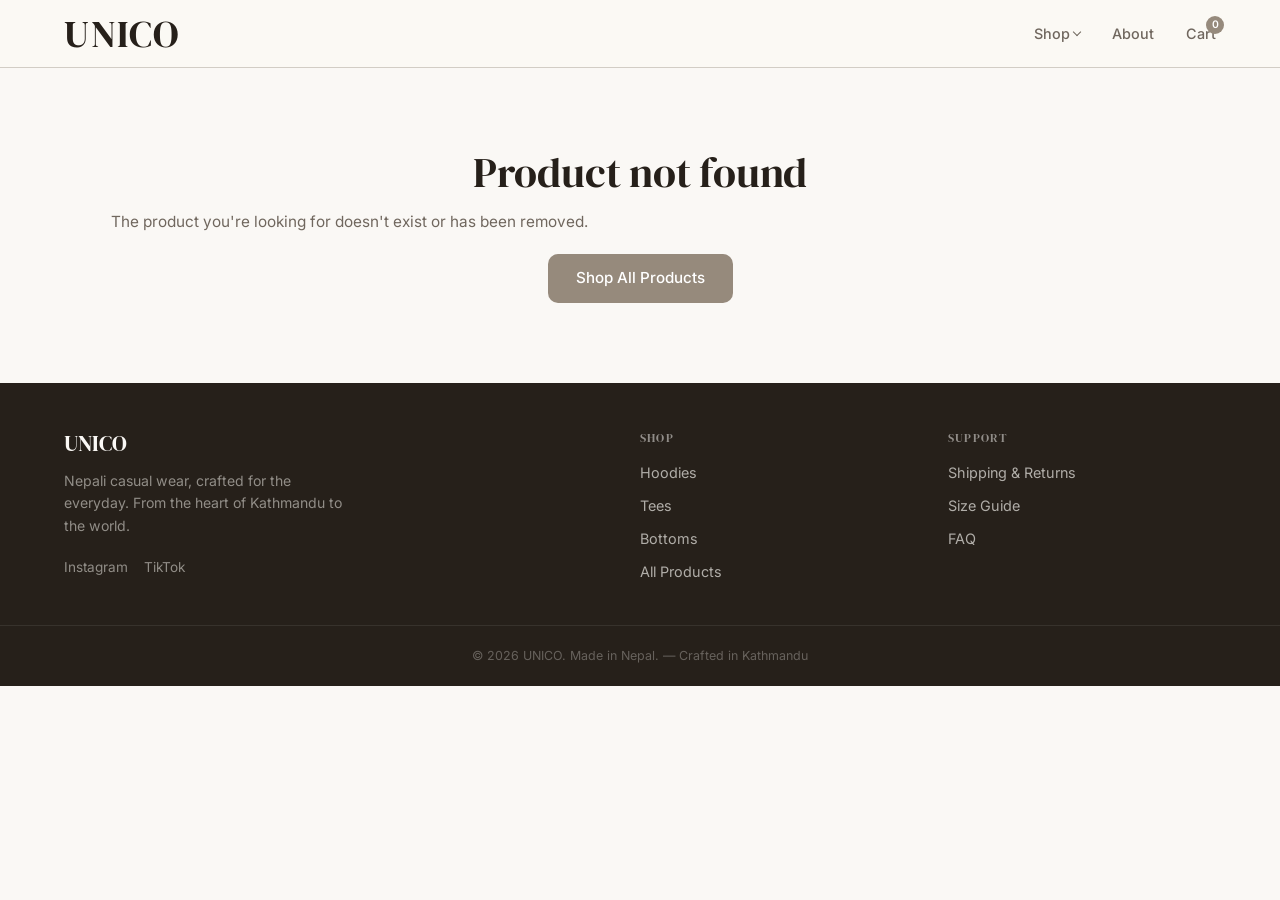
<file: product.html>
<!doctype html>
<html lang="en">
<head>
<meta charset="utf-8">
<meta name="viewport" content="width=device-width, initial-scale=1">
<title>Product — UNICO</title>
<link rel="preconnect" href="https://fonts.googleapis.com">
<link rel="preconnect" href="https://fonts.gstatic.com" crossorigin>
<link href="https://fonts.googleapis.com/css2?family=DM+Serif+Display:ital@0;1&family=Inter:opsz,wght@14..32,400;14..32,500;14..32,600&display=swap" rel="stylesheet">
<link rel="stylesheet" href="styles.css">
<style>
.product-detail {
  max-width: var(--max-w); margin: 0 auto;
  padding: calc(var(--nav-h) + 40px) 24px 60px;
  display: grid; grid-template-columns: 1fr 1fr;
  gap: 48px; align-items: start;
}
.product-gallery { position: sticky; top: calc(var(--nav-h) + 24px); }
.product-main-img {
  width: 100%; aspect-ratio: 3/4;
  border-radius: var(--radius-lg); overflow: hidden;
  background: var(--surface);
}
.product-main-img img { width: 100%; height: 100%; object-fit: cover; }
.product-thumbs {
  display: flex; gap: 10px; margin-top: 12px;
}
.product-thumb {
  width: 72px; height: 96px; border-radius: var(--radius-sm);
  overflow: hidden; cursor: pointer; border: 2px solid transparent;
  transition: border-color 0.2s; background: var(--surface);
}
.product-thumb.active { border-color: var(--accent); }
.product-thumb img { width: 100%; height: 100%; object-fit: cover; }
.product-info { padding-top: 4px; }
.product-category {
  font-size: 0.78rem; text-transform: uppercase; letter-spacing: 0.08em;
  color: var(--muted); margin-bottom: 8px; font-weight: 500;
}
.product-info h1 { margin-bottom: 8px; }
.product-price {
  font-family: var(--font-display); font-size: 1.6rem;
  color: var(--accent); margin-bottom: 20px;
}
.product-description {
  font-size: 1rem; line-height: 1.7; margin-bottom: 28px;
}
.size-selector { margin-bottom: 24px; }
.size-selector label {
  display: block; font-size: 0.85rem; font-weight: 500;
  margin-bottom: 10px; text-transform: uppercase; letter-spacing: 0.04em;
}
.size-options { display: flex; gap: 8px; }
.size-btn {
  width: 48px; height: 48px; border-radius: var(--radius-sm);
  border: 1.5px solid var(--border); background: oklch(99% 0.002 85);
  font-size: 0.9rem; font-weight: 500; color: var(--fg);
  transition: all 0.2s;
}
.size-btn:hover { border-color: var(--accent); }
.size-btn.active { border-color: var(--accent); background: var(--accent); color: #fff; }
.qty-selector {
  display: flex; align-items: center; gap: 12px; margin-bottom: 28px;
}
.qty-selector label { font-size: 0.85rem; font-weight: 500; text-transform: uppercase; letter-spacing: 0.04em; }
.qty-btn {
  width: 36px; height: 36px; border-radius: 50%;
  border: 1.5px solid var(--border); background: oklch(99% 0.002 85);
  font-size: 1.1rem; display: flex; align-items: center; justify-content: center;
  transition: all 0.2s;
}
.qty-btn:hover { border-color: var(--accent); }
.qty-value {
  font-size: 1.1rem; font-weight: 600; min-width: 24px; text-align: center;
}
.add-to-cart-btn {
  width: 100%; padding: 16px; border-radius: var(--radius-md);
  background: var(--accent); color: #fff; border: none;
  font-size: 1rem; font-weight: 600;
  display: flex; align-items: center; justify-content: center; gap: 8px;
  transition: all 0.2s; margin-bottom: 12px;
}
.add-to-cart-btn:hover { background: var(--hover); transform: translateY(-1px); }
.add-to-cart-btn.added { background: #4CAF50; }
.view-cart-btn {
  width: 100%; padding: 12px; border-radius: var(--radius-md);
  background: transparent; border: 1.5px solid var(--border);
  font-size: 0.9rem; font-weight: 500; display: none;
  align-items: center; justify-content: center; gap: 6px;
  transition: all 0.2s; margin-bottom: 32px;
}
.view-cart-btn:hover { border-color: var(--accent); }
.view-cart-btn.show { display: flex; }
.product-extra { border-top: 1px solid var(--border); padding-top: 24px; }
.product-extra h3 {
  font-size: 1rem; font-family: var(--font-body); font-weight: 600;
  margin-bottom: 8px;
}
.product-extra p { font-size: 0.9rem; margin-bottom: 16px; }
.product-extra ul { list-style: none; padding: 0; }
.product-extra ul li {
  padding: 8px 0; font-size: 0.9rem; color: var(--muted);
  border-bottom: 1px solid var(--border);
}
.product-extra ul li:last-child { border-bottom: none; }
.product-not-found {
  text-align: center; padding: calc(var(--nav-h) + 80px) 24px 80px;
}
.product-not-found h2 { margin-bottom: 12px; }
.back-link {
  display: inline-flex; align-items: center; gap: 6px;
  font-size: 0.9rem; color: var(--muted); margin-bottom: 20px;
  transition: color 0.2s;
}
.back-link:hover { color: var(--fg); }

.color-swatch-btn { outline: none; }
.color-swatch-btn.active { border-color: var(--fg); box-shadow: 0 0 0 2px #fff, 0 0 0 4px var(--fg); }

@media (max-width: 768px) {
  .product-detail { grid-template-columns: 1fr; gap: 28px; }
  .product-gallery { position: static; }
  .product-info h1 { font-size: 1.6rem; }
}
@media (max-width: 480px) {
  .size-options { flex-wrap: wrap; }
}
</style>
</head>
<body>

<nav class="nav">
  <div class="nav-inner">
    <a href="landing.html" class="nav-logo">UNICO</a>
    <div class="nav-links">
      <div class="dropdown">
        <a class="dropdown-trigger">Shop</a>
        <div class="dropdown-menu">
          <div class="dropdown-menu-inner">
            <div class="dropdown-group">
              <div class="dropdown-group-label">Categories</div>
              <a href="shop-hoodies.html">Hoodies</a>
              <a href="shop-tees.html">Tees</a>
              <a href="shop-bottoms.html">Bottoms</a>
            </div>
            <div class="dropdown-group">
              <div class="dropdown-group-label">Collections</div>
              <a href="landing.html#best-sellers">Best Sellers</a>
              <a href="shop-hoodies.html">New Arrivals</a>
              <a href="#">Limited Drops</a>
            </div>
          </div>
        </div>
      </div>
      <a href="about.html">About</a>
      <a href="checkout.html" class="nav-cart">Cart <span class="nav-cart-count">0</span></a>
    </div>
    <button class="nav-hamburger" aria-label="Menu" onclick="toggleMobile()"><span></span><span></span><span></span></button>
  </div>
</nav>

<div class="mobile-menu" id="mobileMenu">
  <strong style="padding:14px 16px;display:block;font-size:0.7rem;text-transform:uppercase;letter-spacing:0.12em;color:var(--muted)">Categories</strong>
  <a href="shop-hoodies.html">Hoodies</a>
  <a href="shop-tees.html">Tees</a>
  <a href="shop-bottoms.html">Bottoms</a>
  <strong style="padding:14px 16px 6px;display:block;font-size:0.7rem;text-transform:uppercase;letter-spacing:0.12em;color:var(--muted);margin-top:8px">Collections</strong>
  <a href="landing.html#best-sellers">Best Sellers</a>
  <a href="shop-hoodies.html">New Arrivals</a>
  <a href="#">Limited Drops</a>
  <strong style="padding:14px 16px 6px;display:block;font-size:0.7rem;text-transform:uppercase;letter-spacing:0.12em;color:var(--muted);margin-top:8px">Info</strong>
  <a href="about.html">About</a>
  <a href="checkout.html">Cart <span class="mobile-cart-count">(0)</span></a>
</div>

<main id="app"></main>

<footer class="footer">
  <div class="footer-main">
    <div class="footer-brand">
      <h3>UNICO</h3>
      <p>Nepali casual wear, crafted for the everyday. From the heart of Kathmandu to the world.</p>
      <div class="footer-social">
        <a href="#" target="_blank">Instagram</a>
        <a href="#" target="_blank">TikTok</a>
      </div>
    </div>
    <div class="footer-col">
      <h4>Shop</h4>
      <a href="shop-hoodies.html">Hoodies</a>
      <a href="shop-tees.html">Tees</a>
      <a href="shop-bottoms.html">Bottoms</a>
      <a href="#">All Products</a>
    </div>
    <div class="footer-col">
      <h4>Support</h4>
      <a href="#">Shipping &amp; Returns</a>
      <a href="#">Size Guide</a>
      <a href="#">FAQ</a>
    </div>
  </div>
  <div class="footer-bottom">&copy; 2026 UNICO. Made in Nepal. &mdash; Crafted in Kathmandu</div>
</footer>

<div class="toast" id="toast"></div>
<script src="cart.js"></script>
<script>
const PRODUCTS = [
  { id:'heavyweight-hoodie', name:'Heavyweight Hoodie', category:'Hoodie', price:2999,
    colorVariants:[
      {color:'Black', images:['mq2cswsr-Hoodie-Black-2026-06-06-at-18.07.06.png','mq2cswsx-Hoodie-Black-2026-06-06-at-18.08.22.png']},
      {color:'Blue', images:['mq2cswtd-Hoodie-Blue-2026-06-06-at-18.12.02.png','mq2cswt5-Hoodie-Blue-2026-06-06-at-18.11.50.png']},
      {color:'Green', images:['mq2cswts-Hoodie-Green-2026-06-06-at-18.09.08.png','mq2cswtl-Hoodie-Green-2026-06-06-at-18.09.03.png']},
      {color:'Navy', images:['mq2cswu6-Hoodie-Navy-2026-06-06-at-18.11.37.png','mq2cswty-Hoodie-Navy-2026-06-06-at-18.11.30.png']}
    ],
    description:'Premium heavyweight cotton hoodie — available in four distinct colors. Clean lines, no branding, just pure comfort.',
    details:'Premium 400GSM cotton fleece. Double-stitched seams. Ribbed cuffs and hem. Kangaroo pocket.',
    care:'Machine wash cold. Tumble dry low. Do not bleach.',
    sizes:['S','M','L','XL','XXL'], catPage:'shop-hoodies.html' },
  { id:'basic-tee', name:'Basic Tee', category:'Tee', price:1799, colorVariants:[{color:'Red',images:['mq2eb987-Tees-Red-2026-06-06-at-19.19.08.png','mq2eb97t-Tees-Red-2026-06-06-at-19.19.17.png']},{color:'Brown',images:['mq2eb95d-Tees-Brown-2026-06-06-at-19.19.40.png','mq2eb96g-Tees-Brown-2026-06-06-at-19.19.34.png']}], description:'A premium essential tee, available in two earthy colorways. Clean fit, soft handfeel — the foundation of every wardrobe.', details:'260GSM premium cotton jersey. Reinforced neck seam. Taped shoulder seams. Side-seamed for a better fit.', care:'Machine wash cold inside out. Tumble dry low. Do not bleach.', sizes:['S','M','L','XL','XXL'], catPage:'shop-tees.html' },
  { id:'cargo-pants', name:'Cargo Pants', category:'Bottoms', price:2499, colorVariants:[{color:'Black',images:['mq2ct55e-Pants-Black-2026-06-06-at-18.01.24.png','mq2ct556-Pants-Black-2026-06-06-at-18.01.16.png']},{color:'Ash',images:['mq2ct55s-Pants-Gray-2026-06-06-at-18.03.34.png','mq2ct55m-Pants-Gray-2026-06-06-at-18.03.01.png']}], description:'Modern cargo pants with a clean taper — available in two versatile colors. Premium cotton twill, built for everyday wear.', details:'Premium cotton twill. Tapered fit. Zip fly with button closure. Two side pockets, two back pockets.', care:'Machine wash cold. Tumble dry low. Iron on low heat.', sizes:['28','30','32','34','36'], catPage:'shop-bottoms.html' }
];

function getProduct(id) { return PRODUCTS.find(p => p.id === id); }

let selectedColor = null;
let currentSize = null;
let qty = 1;

function getImages(p) {
  if (p.colorVariants) {
    const v = p.colorVariants.find(c => c.color === selectedColor) || p.colorVariants[0];
    return v.images.length ? v.images : [null];
  }
  return p.images && p.images.length ? p.images : [null];
}

function render() {
  const params = new URLSearchParams(window.location.search);
  const id = params.get('id');
  const p = getProduct(id);

  const app = document.getElementById('app');
  if (!p) {
    app.innerHTML = `
      <div class="product-not-found">
        <h2>Product not found</h2>
        <p style="margin-bottom:20px">The product you're looking for doesn't exist or has been removed.</p>
        <a href="shop-hoodies.html" class="btn btn-primary">Shop All Products</a>
      </div>`;
    document.title = 'Product not found — UNICO';
    return;
  }

  selectedColor = p.colorVariants ? p.colorVariants[0].color : null;
  document.title = `${p.name} — UNICO`;
  const imgs = getImages(p);
  const hasGal = imgs.length > 1;
  const fmt = n => 'NPR ' + n.toLocaleString('en-IN');

  let colorHtml = '';
  if (p.colorVariants) {
    const swatchColors = {Red:'#CC3333',Brown:'#8B6F47',Black:'#1a1a1a',Blue:'#4A7FB5',Green:'#4A7A4A',Navy:'#1B2A4A',Ash:'#9E9E9E'};
    colorHtml = `<div class="color-selector" style="margin-bottom:20px">
      <label style="display:block;font-size:0.85rem;font-weight:500;margin-bottom:10px;text-transform:uppercase;letter-spacing:0.04em">Color</label>
      <div style="display:flex;gap:10px">`;
    p.colorVariants.forEach((v, i) => {
      const active = i === 0 ? ' active' : '';
      colorHtml += `<button class="color-swatch-btn${active}" data-color="${v.color}" onclick="selectColor('${v.color}')" style="width:44px;height:44px;border-radius:50%;border:2px solid transparent;background:${swatchColors[v.color] || '#888'};cursor:pointer;transition:all 0.2s;display:flex;align-items:center;justify-content:center;font-size:0" title="${v.color}">
        ${active ? '<span style="color:#fff;font-size:1rem">&#10003;</span>' : ''}
      </button>`;
    });
    colorHtml += `</div></div>`;
  }

  let thumbsHtml = '';
  if (hasGal) {
    thumbsHtml = `<div class="product-thumbs">`;
    imgs.forEach((img, i) => {
      thumbsHtml += `<div class="product-thumb${i===0?' active':''}" data-idx="${i}" onclick="switchImg(${i})">
        ${img ? `<img src="${img}" alt="${p.name}">` : `<div style="width:100%;height:100%;background:var(--surface);display:flex;align-items:center;justify-content:center;color:var(--muted);font-size:0.6rem">—</div>`}
      </div>`;
    });
    thumbsHtml += `</div>`;
  }

  const defaultImg = imgs[0] ? `<img src="${imgs[0]}" alt="${p.name}" id="mainImg">` : `<div style="width:100%;height:100%;display:flex;align-items:center;justify-content:center;color:var(--muted);font-size:0.9rem;background:var(--surface)">Photo —</div>`;

  app.innerHTML = `
    <a href="${p.catPage}" class="back-link" style="display:inline-flex;margin:calc(var(--nav-h) + 24px) 24px 0;max-width:var(--max-w);margin-left:auto;margin-right:auto">&larr; Back to ${p.category}s</a>
    <div class="product-detail">
      <div class="product-gallery">
        <div class="product-main-img" id="mainImgWrap">${defaultImg}</div>
        ${thumbsHtml}
      </div>
      <div class="product-info">
        <div class="product-category">${p.category}</div>
        <h1>${p.name}</h1>
        <div class="product-price">${fmt(p.price)}</div>
        <p class="product-description">${p.description}</p>

        ${colorHtml}

        <div class="size-selector">
          <label>Select Size</label>
          <div class="size-options" id="sizeOptions">
            ${p.sizes.map(s => `<button class="size-btn" data-size="${s}" onclick="selectSize(this)">${s}</button>`).join('')}
          </div>
        </div>

        <div class="qty-selector">
          <label>Qty</label>
          <button class="qty-btn" onclick="changeQty(-1)">&minus;</button>
          <span class="qty-value" id="qtyVal">1</span>
          <button class="qty-btn" onclick="changeQty(1)">+</button>
        </div>

        <button class="add-to-cart-btn" id="addToCartBtn" onclick="addToCart()">
          Add to Cart &mdash; ${fmt(p.price)}
        </button>
        <a href="checkout.html" class="view-cart-btn" id="viewCartBtn">View Cart &rarr;</a>

        <div class="product-extra">
          <h3>Details</h3>
          <p>${p.details}</p>
          <h3>Care</h3>
          <p>${p.care}</p>
          <ul>
            <li>Free shipping on orders over NPR 5,000</li>
            <li>Easy returns within 14 days</li>
            <li>Handcrafted in Kathmandu, Nepal</li>
          </ul>
        </div>
      </div>
    </div>`;
  currentSize = null;
}

function selectColor(color) {
  const params = new URLSearchParams(window.location.search);
  const p = getProduct(params.get('id'));
  if (!p || !p.colorVariants) return;
  selectedColor = color;
  const variant = p.colorVariants.find(v => v.color === color);
  if (!variant) return;

  document.querySelectorAll('.color-swatch-btn').forEach(b => {
    b.classList.toggle('active', b.dataset.color === color);
    b.innerHTML = b.dataset.color === color ? '<span style="color:#fff;font-size:1rem">&#10003;</span>' : '';
  });

  const imgs = variant.images;
  if (imgs.length) {
    document.getElementById('mainImg').src = imgs[0];
  }
  let thumbsHtml = '';
  if (imgs.length > 1) {
    thumbsHtml = `<div class="product-thumbs">`;
    imgs.forEach((img, i) => {
      thumbsHtml += `<div class="product-thumb${i===0?' active':''}" data-idx="${i}" onclick="switchImg(${i})">
        ${img ? `<img src="${img}" alt="">` : `<div style="width:100%;height:100%;background:var(--surface);display:flex;align-items:center;justify-content:center;color:var(--muted);font-size:0.6rem">—</div>`}
      </div>`;
    });
    thumbsHtml += `</div>`;
    const existing = document.querySelector('.product-gallery .product-thumbs');
    if (existing) existing.outerHTML = thumbsHtml;
    else document.querySelector('.product-gallery').insertAdjacentHTML('beforeend', thumbsHtml);
  }
}

function selectSize(el) {
  document.querySelectorAll('.size-btn').forEach(b => b.classList.remove('active'));
  el.classList.add('active');
  currentSize = el.dataset.size;
}

function changeQty(d) {
  qty = Math.max(1, qty + d);
  document.getElementById('qtyVal').textContent = qty;
}

function addToCart() {
  const params = new URLSearchParams(window.location.search);
  const id = params.get('id');
  const p = getProduct(id);
  if (!p) return;

  if (!currentSize) {
    showToast('Please select a size first.');
    return;
  }

  const imgs = getImages(p);

  Cart.add({
    id: p.id,
    name: p.name,
    image: imgs[0] || '',
    price: p.price,
    size: currentSize,
    color: p.colorVariants ? selectedColor : null,
    qty: qty
  });

  const btn = document.getElementById('addToCartBtn');
  btn.textContent = 'Added to Cart!';
  btn.classList.add('added');
  document.getElementById('viewCartBtn').classList.add('show');
  showToast(`${p.name} — ${selectedColor || ''} (${currentSize}) added to cart`);
}

function switchImg(idx) {
  const params = new URLSearchParams(window.location.search);
  const p = getProduct(params.get('id'));
  if (!p) return;
  const imgs = getImages(p);
  if (!imgs[idx]) return;
  document.getElementById('mainImg').src = imgs[idx];
  document.querySelectorAll('.product-thumb').forEach((t, i) => {
    t.classList.toggle('active', i === idx);
  });
}

function toggleMobile() {
  document.getElementById('mobileMenu').classList.toggle('open');
}

function showToast(msg) {
  const t = document.getElementById('toast');
  t.textContent = msg; t.classList.add('show');
  setTimeout(() => t.classList.remove('show'), 3000);
}

render();
</script>

</body>
</html>
</file>
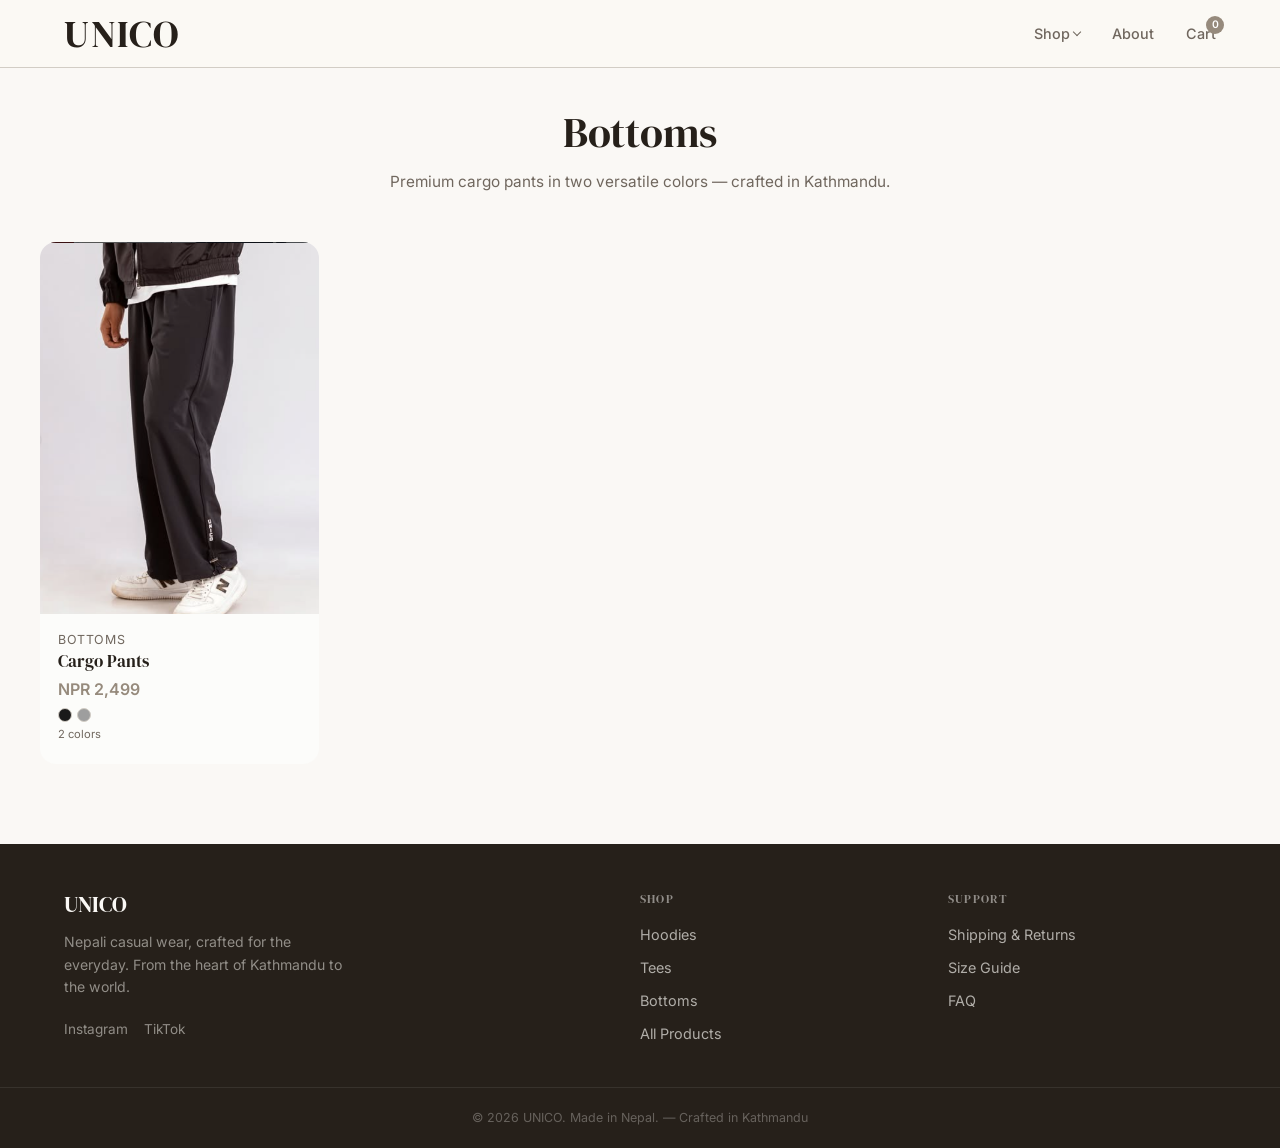
<file: shop-bottoms.html>
<!doctype html>
<html lang="en">
<head>
<meta charset="utf-8">
<meta name="viewport" content="width=device-width, initial-scale=1">
<title>Bottoms — UNICO</title>
<link rel="preconnect" href="https://fonts.googleapis.com">
<link rel="preconnect" href="https://fonts.gstatic.com" crossorigin>
<link href="https://fonts.googleapis.com/css2?family=DM+Serif+Display:ital@0;1&family=Inter:opsz,wght@14..32,400;14..32,500;14..32,600&display=swap" rel="stylesheet">
<link rel="stylesheet" href="styles.css">
<script src="cart.js"></script>
</head>
<body>

<div id="loader"><div id="loader-logo">UNICO</div><div id="loader-bar"></div></div>

<nav class="nav">
  <div class="nav-inner">
    <a href="landing.html" class="nav-logo">UNICO</a>
    <div class="nav-links">
      <div class="dropdown">
        <a class="dropdown-trigger">Shop</a>
        <div class="dropdown-menu">
          <div class="dropdown-menu-inner">
            <div class="dropdown-group">
              <div class="dropdown-group-label">Categories</div>
              <a href="shop-hoodies.html">Hoodies</a>
              <a href="shop-tees.html">Tees</a>
              <a href="shop-bottoms.html">Bottoms</a>
            </div>
            <div class="dropdown-group">
              <div class="dropdown-group-label">Collections</div>
              <a href="landing.html#best-sellers">Best Sellers</a>
              <a href="shop-hoodies.html">New Arrivals</a>
              <a href="#">Limited Drops</a>
            </div>
          </div>
        </div>
      </div>
      <a href="about.html">About</a>
      <a href="checkout.html" class="nav-cart">Cart <span class="nav-cart-count">0</span></a>
    </div>
    <button class="nav-hamburger" aria-label="Menu" onclick="toggleMobile()"><span></span><span></span><span></span></button>
  </div>
</nav>
<div class="mobile-menu" id="mobileMenu">
  <strong style="padding:14px 16px;display:block;font-size:0.7rem;text-transform:uppercase;letter-spacing:0.12em;color:var(--muted)">Categories</strong>
  <a href="shop-hoodies.html">Hoodies</a>
  <a href="shop-tees.html">Tees</a>
  <a href="shop-bottoms.html">Bottoms</a>
  <strong style="padding:14px 16px 6px;display:block;font-size:0.7rem;text-transform:uppercase;letter-spacing:0.12em;color:var(--muted);margin-top:8px">Collections</strong>
  <a href="landing.html#best-sellers">Best Sellers</a>
  <a href="shop-hoodies.html">New Arrivals</a>
  <a href="#">Limited Drops</a>
  <strong style="padding:14px 16px 6px;display:block;font-size:0.7rem;text-transform:uppercase;letter-spacing:0.12em;color:var(--muted);margin-top:8px">Info</strong>
  <a href="about.html">About</a>
  <a href="checkout.html">Cart <span class="mobile-cart-count">(0)</span></a>
</div>

<main>
  <section class="section" style="padding-top:calc(var(--nav-h) + 40px)">
    <div class="section-header">
      <h2>Bottoms</h2>
      <p>Premium cargo pants in two versatile colors — crafted in Kathmandu.</p>
    </div>
    <div class="product-grid">
      <a href="product.html?id=cargo-pants" class="product-card">
        <div class="product-card-image"><img src="mq2ct55e-Pants-Black-2026-06-06-at-18.01.24.png" alt="Cargo Pants" loading="lazy"></div>
        <div class="product-card-body">
          <div class="category-label">Bottoms</div>
          <h3>Cargo Pants</h3>
          <div class="price">NPR 2,499</div>
          <div class="color-swatches" style="display:flex;gap:5px;margin-top:6px">
            <span style="width:14px;height:14px;border-radius:50%;background:#1a1a1a;border:1px solid var(--border)" title="Black"></span>
            <span style="width:14px;height:14px;border-radius:50%;background:#9E9E9E;border:1px solid var(--border)" title="Ash"></span>
          </div>
          <div style="font-size:0.7rem;color:var(--muted);margin-top:4px">2 colors</div>
        </div>
      </a>
    </div>
  </section>
</main>

<footer class="footer">
  <div class="footer-main">
    <div class="footer-brand">
      <h3>UNICO</h3>
      <p>Nepali casual wear, crafted for the everyday. From the heart of Kathmandu to the world.</p>
      <div class="footer-social">
        <a href="#" target="_blank">Instagram</a>
        <a href="#" target="_blank">TikTok</a>
      </div>
    </div>
    <div class="footer-col">
      <h4>Shop</h4>
      <a href="shop-hoodies.html">Hoodies</a>
      <a href="shop-tees.html">Tees</a>
      <a href="shop-bottoms.html">Bottoms</a>
      <a href="#">All Products</a>
    </div>
    <div class="footer-col">
      <h4>Support</h4>
      <a href="#">Shipping &amp; Returns</a>
      <a href="#">Size Guide</a>
      <a href="#">FAQ</a>
    </div>
  </div>
  <div class="footer-bottom">&copy; 2026 UNICO. Made in Nepal. &mdash; Crafted in Kathmandu</div>
</footer>

<script>
function toggleMobile() {
  document.getElementById('mobileMenu').classList.toggle('open');
}
</script>

<script>
window.addEventListener('load', function() {
  setTimeout(function() {
    document.getElementById('loader')?.classList.add('hide');
  }, 400);
});
</script>
</body>
</html>
</file>
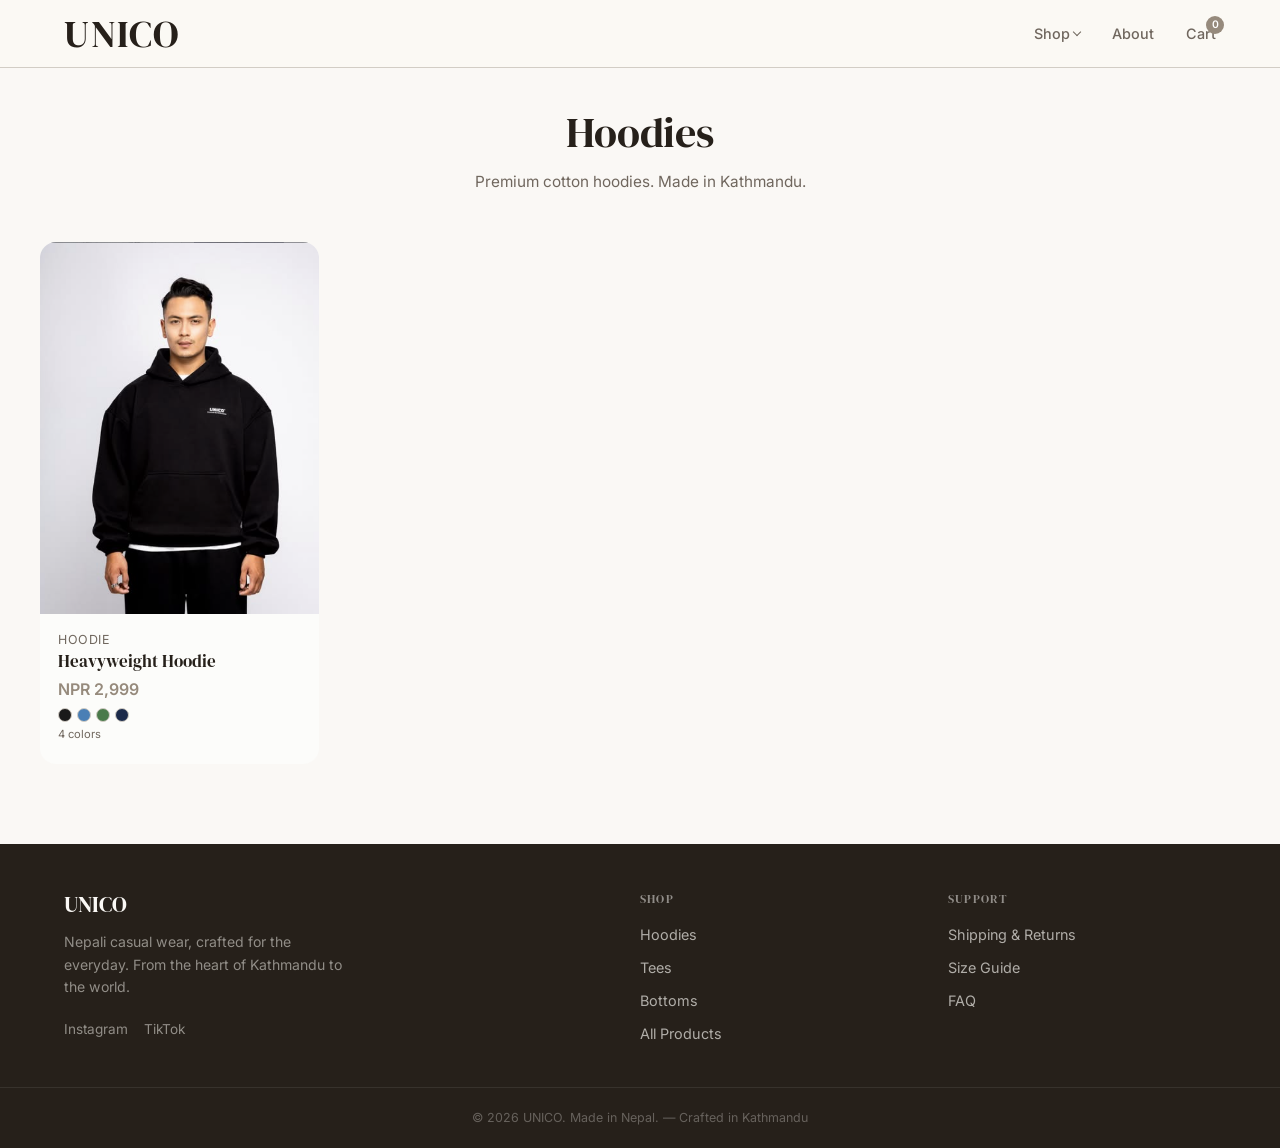
<file: shop-hoodies.html>
<!doctype html>
<html lang="en">
<head>
<meta charset="utf-8">
<meta name="viewport" content="width=device-width, initial-scale=1">
<title>Hoodies — UNICO</title>
<link rel="preconnect" href="https://fonts.googleapis.com">
<link rel="preconnect" href="https://fonts.gstatic.com" crossorigin>
<link href="https://fonts.googleapis.com/css2?family=DM+Serif+Display:ital@0;1&family=Inter:opsz,wght@14..32,400;14..32,500;14..32,600&display=swap" rel="stylesheet">
<link rel="stylesheet" href="styles.css">
<script src="cart.js"></script>
</head>
<body>

<div id="loader"><div id="loader-logo">UNICO</div><div id="loader-bar"></div></div>

<nav class="nav">
  <div class="nav-inner">
    <a href="landing.html" class="nav-logo">UNICO</a>
    <div class="nav-links">
      <div class="dropdown">
        <a class="dropdown-trigger">Shop</a>
        <div class="dropdown-menu">
          <div class="dropdown-menu-inner">
            <div class="dropdown-group">
              <div class="dropdown-group-label">Categories</div>
              <a href="shop-hoodies.html">Hoodies</a>
              <a href="shop-tees.html">Tees</a>
              <a href="shop-bottoms.html">Bottoms</a>
            </div>
            <div class="dropdown-group">
              <div class="dropdown-group-label">Collections</div>
              <a href="landing.html#best-sellers">Best Sellers</a>
              <a href="shop-hoodies.html">New Arrivals</a>
              <a href="#">Limited Drops</a>
            </div>
          </div>
        </div>
      </div>
      <a href="about.html">About</a>
      <a href="checkout.html" class="nav-cart">Cart <span class="nav-cart-count">0</span></a>
    </div>
    <button class="nav-hamburger" aria-label="Menu" onclick="toggleMobile()"><span></span><span></span><span></span></button>
  </div>
</nav>
<div class="mobile-menu" id="mobileMenu">
  <strong style="padding:14px 16px;display:block;font-size:0.7rem;text-transform:uppercase;letter-spacing:0.12em;color:var(--muted)">Categories</strong>
  <a href="shop-hoodies.html">Hoodies</a>
  <a href="shop-tees.html">Tees</a>
  <a href="shop-bottoms.html">Bottoms</a>
  <strong style="padding:14px 16px 6px;display:block;font-size:0.7rem;text-transform:uppercase;letter-spacing:0.12em;color:var(--muted);margin-top:8px">Collections</strong>
  <a href="landing.html#best-sellers">Best Sellers</a>
  <a href="shop-hoodies.html">New Arrivals</a>
  <a href="#">Limited Drops</a>
  <strong style="padding:14px 16px 6px;display:block;font-size:0.7rem;text-transform:uppercase;letter-spacing:0.12em;color:var(--muted);margin-top:8px">Info</strong>
  <a href="about.html">About</a>
  <a href="checkout.html">Cart <span class="mobile-cart-count">(0)</span></a>
</div>

<main>
  <section class="section" style="padding-top:calc(var(--nav-h) + 40px)">
    <div class="section-header">
      <h2>Hoodies</h2>
      <p>Premium cotton hoodies. Made in Kathmandu.</p>
    </div>
    <div class="product-grid">
      <a href="product.html?id=heavyweight-hoodie" class="product-card">
        <div class="product-card-image"><img src="mq2cswsr-Hoodie-Black-2026-06-06-at-18.07.06.png" alt="Heavyweight Hoodie" loading="lazy"></div>
        <div class="product-card-body">
          <div class="category-label">Hoodie</div>
          <h3>Heavyweight Hoodie</h3>
          <div class="price">NPR 2,999</div>
          <div class="color-swatches" style="display:flex;gap:5px;margin-top:6px">
            <span style="width:14px;height:14px;border-radius:50%;background:#1a1a1a;border:1px solid var(--border)" title="Black"></span>
            <span style="width:14px;height:14px;border-radius:50%;background:#4A7FB5;border:1px solid var(--border)" title="Blue"></span>
            <span style="width:14px;height:14px;border-radius:50%;background:#4A7A4A;border:1px solid var(--border)" title="Green"></span>
            <span style="width:14px;height:14px;border-radius:50%;background:#1B2A4A;border:1px solid var(--border)" title="Navy"></span>
          </div>
          <div style="font-size:0.7rem;color:var(--muted);margin-top:4px">4 colors</div>
        </div>
      </a>
    </div>
  </section>
</main>

<footer class="footer">
  <div class="footer-main">
    <div class="footer-brand">
      <h3>UNICO</h3>
      <p>Nepali casual wear, crafted for the everyday. From the heart of Kathmandu to the world.</p>
      <div class="footer-social">
        <a href="#" target="_blank">Instagram</a>
        <a href="#" target="_blank">TikTok</a>
      </div>
    </div>
    <div class="footer-col">
      <h4>Shop</h4>
      <a href="shop-hoodies.html">Hoodies</a>
      <a href="shop-tees.html">Tees</a>
      <a href="shop-bottoms.html">Bottoms</a>
      <a href="#">All Products</a>
    </div>
    <div class="footer-col">
      <h4>Support</h4>
      <a href="#">Shipping &amp; Returns</a>
      <a href="#">Size Guide</a>
      <a href="#">FAQ</a>
    </div>
  </div>
  <div class="footer-bottom">&copy; 2026 UNICO. Made in Nepal. &mdash; Crafted in Kathmandu</div>
</footer>

<script>
function toggleMobile() {
  document.getElementById('mobileMenu').classList.toggle('open');
}
</script>

<script>
window.addEventListener('load', function() {
  setTimeout(function() {
    document.getElementById('loader')?.classList.add('hide');
  }, 400);
});
</script>
</body>
</html>
</file>
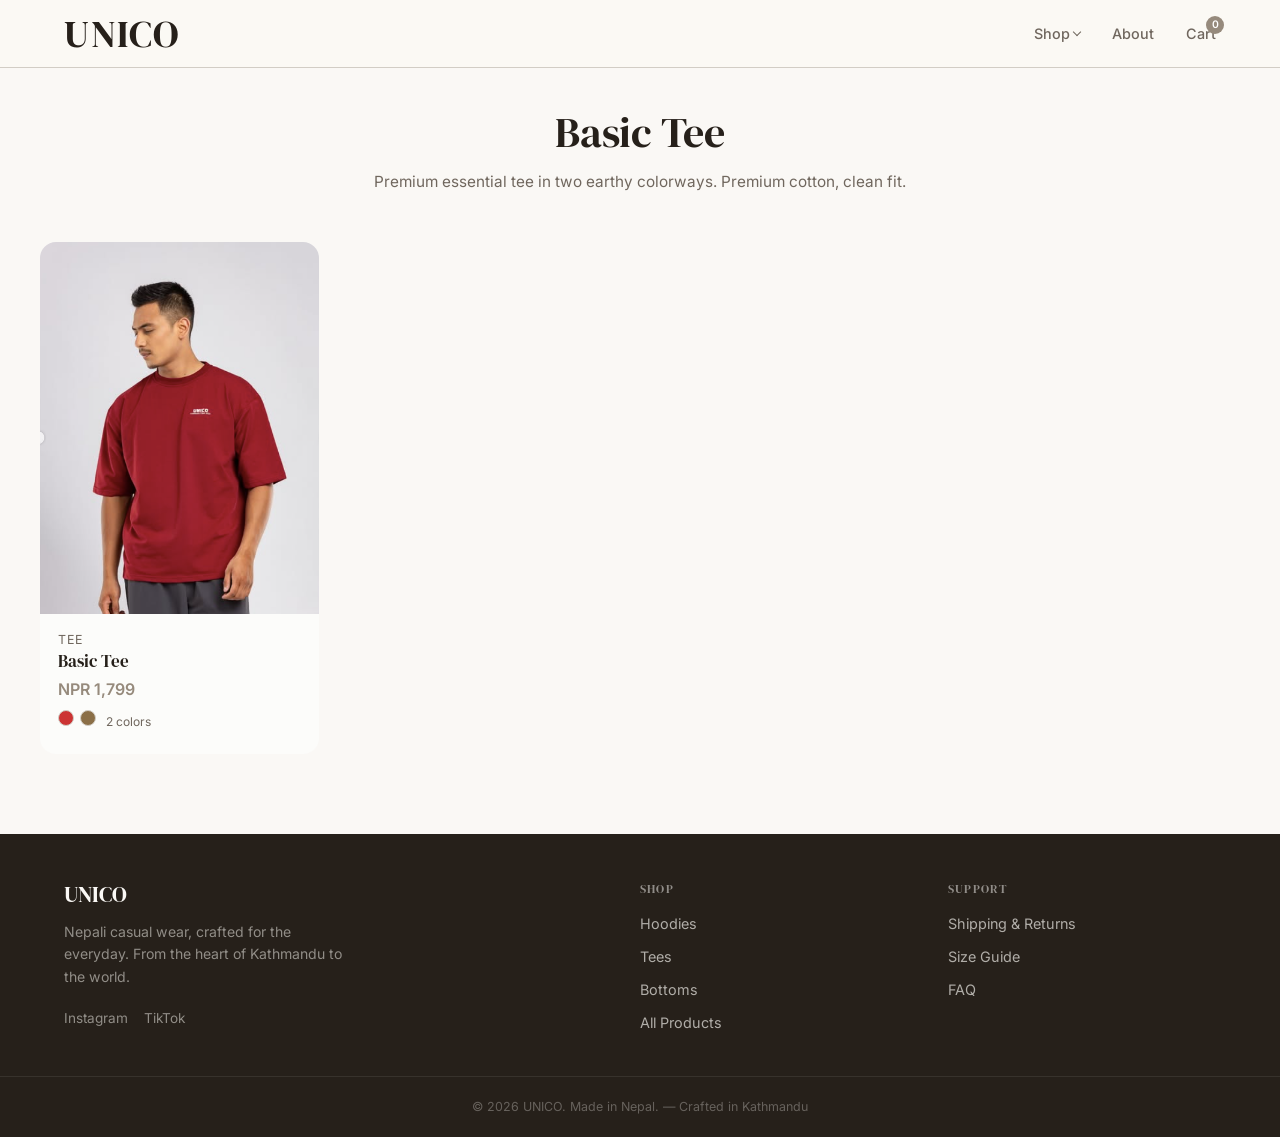
<file: shop-tees.html>
<!doctype html>
<html lang="en">
<head>
<meta charset="utf-8">
<meta name="viewport" content="width=device-width, initial-scale=1">
<title>Tees — UNICO</title>
<link rel="preconnect" href="https://fonts.googleapis.com">
<link rel="preconnect" href="https://fonts.gstatic.com" crossorigin>
<link href="https://fonts.googleapis.com/css2?family=DM+Serif+Display:ital@0;1&family=Inter:opsz,wght@14..32,400;14..32,500;14..32,600&display=swap" rel="stylesheet">
<link rel="stylesheet" href="styles.css">
<script src="cart.js"></script>
</head>
<body>

<div id="loader"><div id="loader-logo">UNICO</div><div id="loader-bar"></div></div>

<nav class="nav">
  <div class="nav-inner">
    <a href="landing.html" class="nav-logo">UNICO</a>
    <div class="nav-links">
      <div class="dropdown">
        <a class="dropdown-trigger">Shop</a>
        <div class="dropdown-menu">
          <div class="dropdown-menu-inner">
            <div class="dropdown-group">
              <div class="dropdown-group-label">Categories</div>
              <a href="shop-hoodies.html">Hoodies</a>
              <a href="shop-tees.html">Tees</a>
              <a href="shop-bottoms.html">Bottoms</a>
            </div>
            <div class="dropdown-group">
              <div class="dropdown-group-label">Collections</div>
              <a href="landing.html#best-sellers">Best Sellers</a>
              <a href="shop-hoodies.html">New Arrivals</a>
              <a href="#">Limited Drops</a>
            </div>
          </div>
        </div>
      </div>
      <a href="about.html">About</a>
      <a href="checkout.html" class="nav-cart">Cart <span class="nav-cart-count">0</span></a>
    </div>
    <button class="nav-hamburger" aria-label="Menu" onclick="toggleMobile()"><span></span><span></span><span></span></button>
  </div>
</nav>
<div class="mobile-menu" id="mobileMenu">
  <strong style="padding:14px 16px;display:block;font-size:0.7rem;text-transform:uppercase;letter-spacing:0.12em;color:var(--muted)">Categories</strong>
  <a href="shop-hoodies.html">Hoodies</a>
  <a href="shop-tees.html">Tees</a>
  <a href="shop-bottoms.html">Bottoms</a>
  <strong style="padding:14px 16px 6px;display:block;font-size:0.7rem;text-transform:uppercase;letter-spacing:0.12em;color:var(--muted);margin-top:8px">Collections</strong>
  <a href="landing.html#best-sellers">Best Sellers</a>
  <a href="shop-hoodies.html">New Arrivals</a>
  <a href="#">Limited Drops</a>
  <strong style="padding:14px 16px 6px;display:block;font-size:0.7rem;text-transform:uppercase;letter-spacing:0.12em;color:var(--muted);margin-top:8px">Info</strong>
  <a href="about.html">About</a>
  <a href="checkout.html">Cart <span class="mobile-cart-count">(0)</span></a>
</div>

<main>
  <section class="section" style="padding-top:calc(var(--nav-h) + 40px)">
    <div class="section-header">
      <h2>Basic Tee</h2>
      <p>Premium essential tee in two earthy colorways. Premium cotton, clean fit.</p>
    </div>
    <div class="product-grid">
      <a href="product.html?id=basic-tee" class="product-card">
        <div class="product-card-image"><img src="mq2eb987-Tees-Red-2026-06-06-at-19.19.08.png" alt="Basic Tee" loading="lazy"></div>
        <div class="product-card-body">
          <div class="category-label">Tee</div>
          <h3>Basic Tee</h3>
          <div class="price">NPR 1,799</div>
          <div class="color-swatches">
            <span style="display:inline-flex;gap:6px;margin-top:8px">
              <span style="width:16px;height:16px;border-radius:50%;background:#CC3333;display:inline-block;border:1.5px solid var(--border)" title="Red"></span>
              <span style="width:16px;height:16px;border-radius:50%;background:#8B6F47;display:inline-block;border:1.5px solid var(--border)" title="Brown"></span>
            </span>
            <span style="font-size:0.75rem;color:var(--muted);margin-left:6px">2 colors</span>
          </div>
        </div>
      </a>
    </div>
  </section>
</main>

<footer class="footer">
  <div class="footer-main">
    <div class="footer-brand">
      <h3>UNICO</h3>
      <p>Nepali casual wear, crafted for the everyday. From the heart of Kathmandu to the world.</p>
      <div class="footer-social">
        <a href="#" target="_blank">Instagram</a>
        <a href="#" target="_blank">TikTok</a>
      </div>
    </div>
    <div class="footer-col">
      <h4>Shop</h4>
      <a href="shop-hoodies.html">Hoodies</a>
      <a href="shop-tees.html">Tees</a>
      <a href="shop-bottoms.html">Bottoms</a>
      <a href="#">All Products</a>
    </div>
    <div class="footer-col">
      <h4>Support</h4>
      <a href="#">Shipping &amp; Returns</a>
      <a href="#">Size Guide</a>
      <a href="#">FAQ</a>
    </div>
  </div>
  <div class="footer-bottom">&copy; 2026 UNICO. Made in Nepal. &mdash; Crafted in Kathmandu</div>
</footer>

<script>
function toggleMobile() {
  document.getElementById('mobileMenu').classList.toggle('open');
}
</script>

<script>
window.addEventListener('load', function() {
  setTimeout(function() {
    document.getElementById('loader')?.classList.add('hide');
  }, 400);
});
</script>
</body>
</html>
</file>
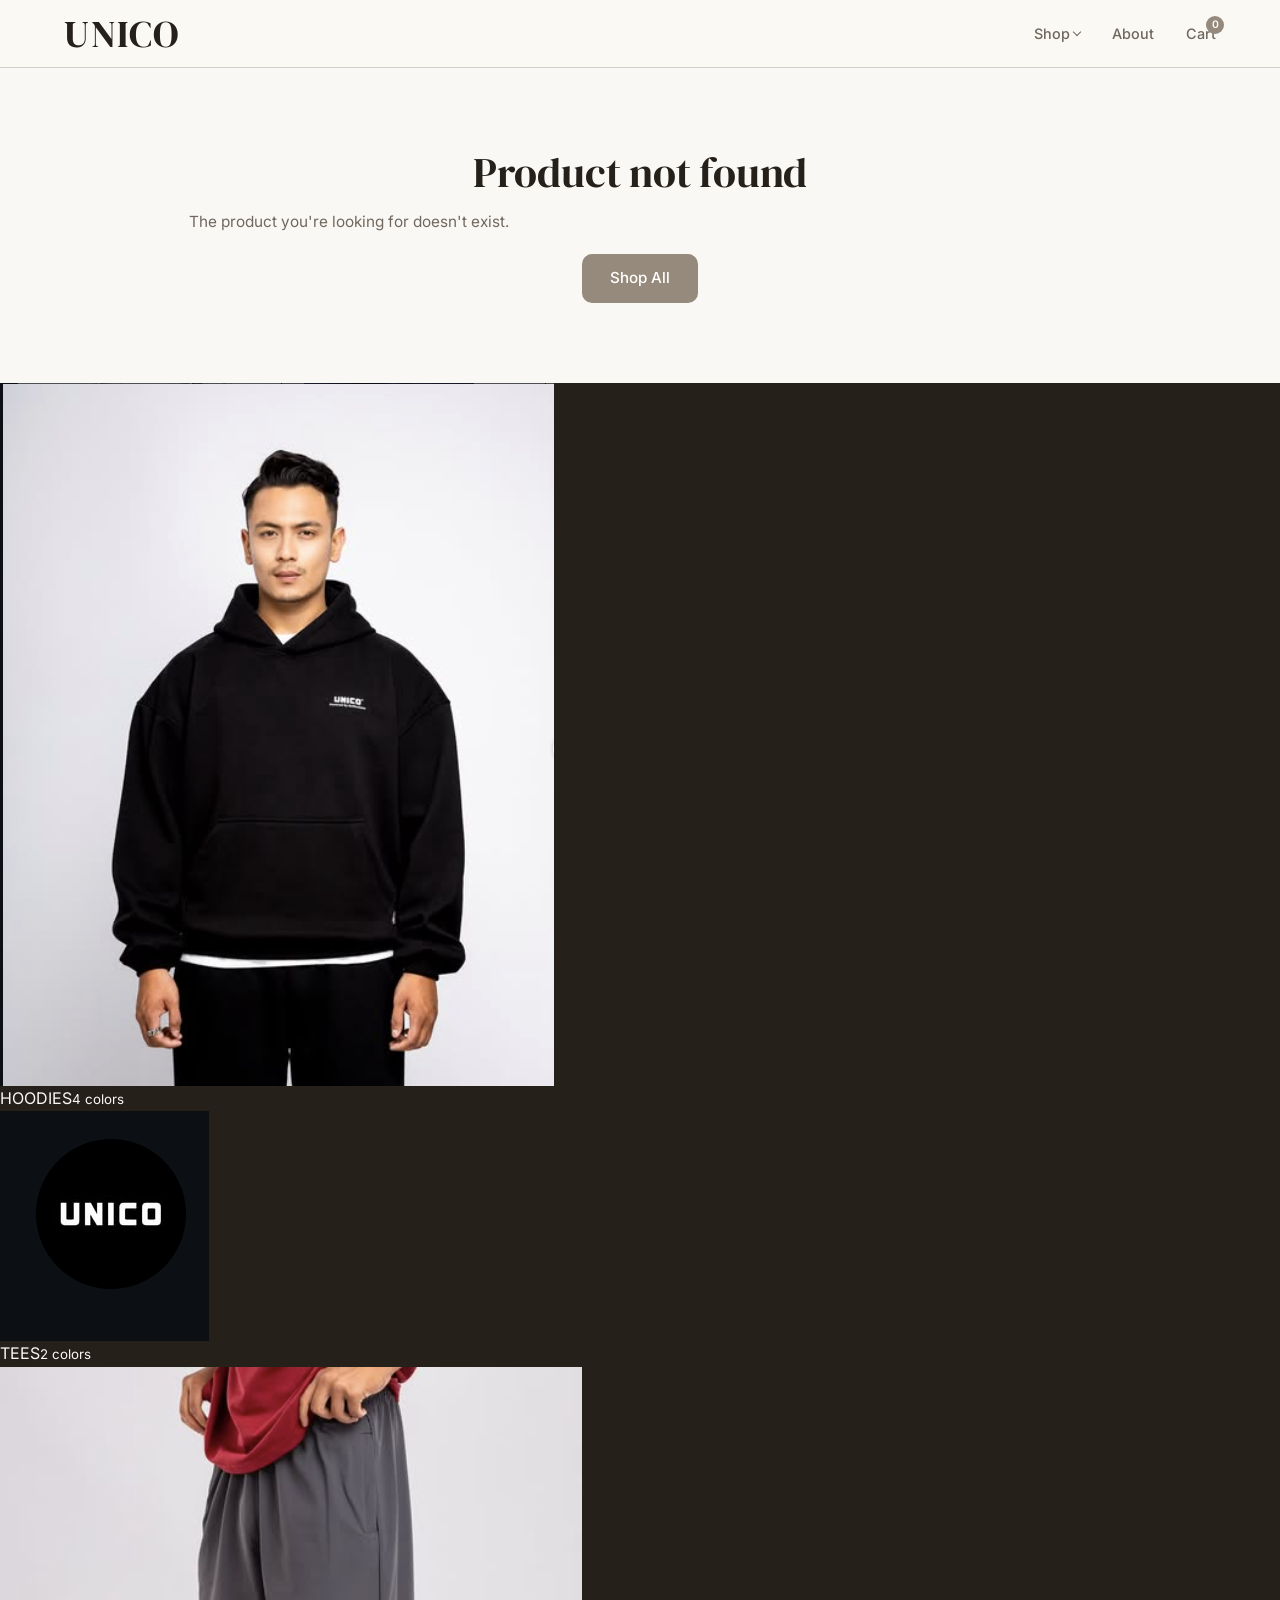
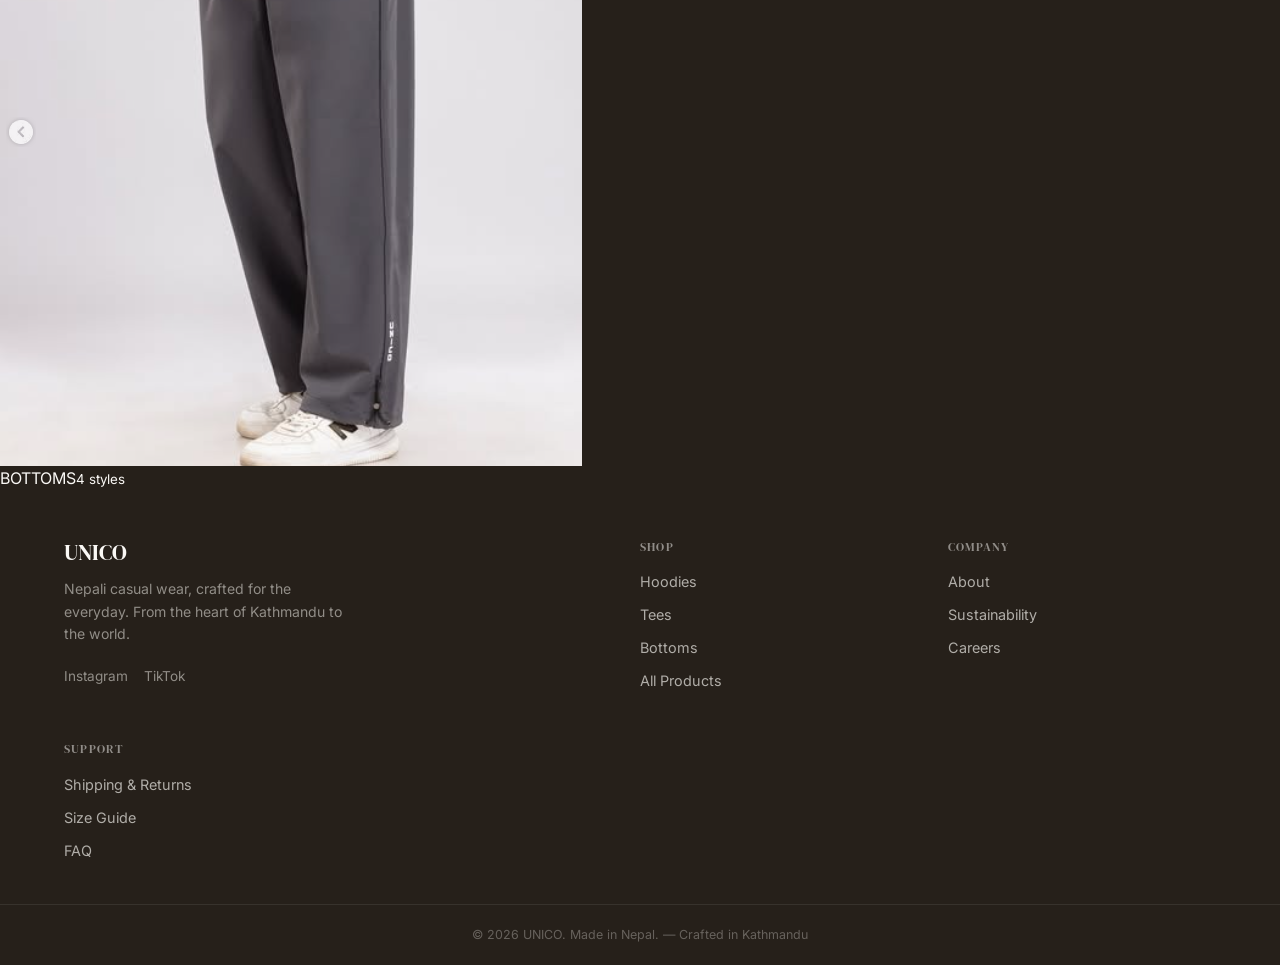
<file: unico-product-detail.html>
<!doctype html>
<html lang="en">
<head>
<meta charset="utf-8">
<meta name="viewport" content="width=device-width, initial-scale=1">
<title>Product — UNICO</title>
<link rel="preconnect" href="https://fonts.googleapis.com">
<link rel="preconnect" href="https://fonts.gstatic.com" crossorigin>
<link href="https://fonts.googleapis.com/css2?family=DM+Serif+Display:ital@0;1&family=Inter:opsz,wght@14..32,400;14..32,500;14..32,600&display=swap" rel="stylesheet">
<link rel="stylesheet" href="styles.css">
<style>
.product-detail {
  max-width: var(--max-w); margin: 0 auto;
  padding: calc(var(--nav-h) + 40px) 24px 60px;
  display: grid; grid-template-columns: 1fr 1fr;
  gap: 48px; align-items: start;
}
.product-gallery { position: sticky; top: calc(var(--nav-h) + 24px); }
.product-main-img {
  width: 100%; aspect-ratio: 3/4;
  border-radius: var(--radius-lg); overflow: hidden;
  background: var(--surface);
}
.product-main-img img { width: 100%; height: 100%; object-fit: cover; }
.product-thumbs {
  display: flex; gap: 10px; margin-top: 12px;
}
.product-thumb {
  width: 72px; height: 96px; border-radius: var(--radius-sm);
  overflow: hidden; cursor: pointer; border: 2px solid transparent;
  transition: border-color 0.2s; background: var(--surface);
}
.product-thumb.active { border-color: var(--accent); }
.product-thumb img { width: 100%; height: 100%; object-fit: cover; }
.product-info { padding-top: 4px; }
.product-category {
  font-size: 0.78rem; text-transform: uppercase; letter-spacing: 0.08em;
  color: var(--muted); margin-bottom: 8px; font-weight: 500;
}
.product-info h1 { margin-bottom: 8px; }
.product-price {
  font-family: var(--font-display); font-size: 1.6rem;
  color: var(--accent); margin-bottom: 20px;
}
.product-description {
  font-size: 1rem; line-height: 1.7; margin-bottom: 28px;
}
.size-selector { margin-bottom: 24px; }
.size-selector label {
  display: block; font-size: 0.85rem; font-weight: 500;
  margin-bottom: 10px; text-transform: uppercase; letter-spacing: 0.04em;
}
.size-options { display: flex; gap: 8px; }
.size-btn {
  width: 48px; height: 48px; border-radius: var(--radius-sm);
  border: 1.5px solid var(--border); background: oklch(99% 0.002 85);
  font-size: 0.9rem; font-weight: 500; color: var(--fg);
  transition: all 0.2s;
}
.size-btn:hover { border-color: var(--accent); }
.size-btn.active { border-color: var(--accent); background: var(--accent); color: #fff; }
.qty-selector {
  display: flex; align-items: center; gap: 12px; margin-bottom: 28px;
}
.qty-selector label { font-size: 0.85rem; font-weight: 500; text-transform: uppercase; letter-spacing: 0.04em; }
.qty-btn {
  width: 36px; height: 36px; border-radius: 50%;
  border: 1.5px solid var(--border); background: oklch(99% 0.002 85);
  font-size: 1.1rem; display: flex; align-items: center; justify-content: center;
  transition: all 0.2s;
}
.qty-btn:hover { border-color: var(--accent); }
.qty-value {
  font-size: 1.1rem; font-weight: 600; min-width: 24px; text-align: center;
}
.add-to-cart-btn {
  width: 100%; padding: 16px; border-radius: var(--radius-md);
  background: var(--accent); color: #fff; border: none;
  font-size: 1rem; font-weight: 600;
  display: flex; align-items: center; justify-content: center; gap: 8px;
  transition: all 0.2s; margin-bottom: 12px;
}
.add-to-cart-btn:hover { background: var(--hover); transform: translateY(-1px); }
.add-to-cart-btn.added { background: #4CAF50; }
.view-cart-btn {
  width: 100%; padding: 12px; border-radius: var(--radius-md);
  background: transparent; border: 1.5px solid var(--border);
  font-size: 0.9rem; font-weight: 500; display: none;
  align-items: center; justify-content: center; gap: 6px;
  transition: all 0.2s; margin-bottom: 32px;
}
.view-cart-btn:hover { border-color: var(--accent); }
.view-cart-btn.show { display: flex; }
.product-extra { border-top: 1px solid var(--border); padding-top: 24px; }
.product-extra h3 {
  font-size: 1rem; font-family: var(--font-body); font-weight: 600;
  margin-bottom: 8px;
}
.product-extra p { font-size: 0.9rem; margin-bottom: 16px; }
.product-extra ul { list-style: none; padding: 0; }
.product-extra ul li {
  padding: 8px 0; font-size: 0.9rem; color: var(--muted);
  border-bottom: 1px solid var(--border);
}
.product-extra ul li:last-child { border-bottom: none; }
.product-not-found {
  text-align: center; padding: calc(var(--nav-h) + 80px) 24px 80px;
}
.product-not-found h2 { margin-bottom: 12px; }
.back-link {
  display: inline-flex; align-items: center; gap: 6px;
  font-size: 0.9rem; color: var(--muted); margin-bottom: 20px;
  transition: color 0.2s;
}
.back-link:hover { color: var(--fg); }

@media (max-width: 768px) {
  .product-detail { grid-template-columns: 1fr; gap: 28px; }
  .product-gallery { position: static; }
  .product-info h1 { font-size: 1.6rem; }
}
@media (max-width: 480px) {
  .size-options { flex-wrap: wrap; }
}
</style>
</head>
<body>

<nav class="nav">
  <div class="nav-inner">
    <a href="landing.html" class="nav-logo">UNICO</a>
    <div class="nav-links">
      <div class="dropdown">
        <a class="dropdown-trigger">Shop</a>
        <div class="dropdown-menu">
          <div class="dropdown-menu-inner">
            <div class="dropdown-group">
              <div class="dropdown-group-label">Categories</div>
              <a href="shop-hoodies.html">Hoodies</a>
              <a href="shop-tees.html">Tees</a>
              <a href="shop-bottoms.html">Bottoms</a>
            </div>
            <div class="dropdown-group">
              <div class="dropdown-group-label">Collections</div>
              <a href="landing.html#best-sellers">Best Sellers</a>
              <a href="shop-hoodies.html">New Arrivals</a>
              <a href="#">Limited Drops</a>
            </div>
          </div>
        </div>
      </div>
      <a href="about.html">About</a>
      <a href="checkout.html" class="nav-cart">Cart <span class="nav-cart-count">0</span></a>
    </div>
    <button class="nav-hamburger" aria-label="Menu" onclick="toggleMobile()"><span></span><span></span><span></span></button>
  </div>
</nav>

<div class="mobile-menu" id="mobileMenu">
  <strong style="padding:14px 16px;display:block;font-size:0.7rem;text-transform:uppercase;letter-spacing:0.12em;color:var(--muted)">Categories</strong>
  <a href="shop-hoodies.html">Hoodies</a>
  <a href="shop-tees.html">Tees</a>
  <a href="shop-bottoms.html">Bottoms</a>
  <strong style="padding:14px 16px 6px;display:block;font-size:0.7rem;text-transform:uppercase;letter-spacing:0.12em;color:var(--muted);margin-top:8px">Collections</strong>
  <a href="landing.html#best-sellers">Best Sellers</a>
  <a href="shop-hoodies.html">New Arrivals</a>
  <a href="#">Limited Drops</a>
  <strong style="padding:14px 16px 6px;display:block;font-size:0.7rem;text-transform:uppercase;letter-spacing:0.12em;color:var(--muted);margin-top:8px">Info</strong>
  <a href="about.html">About</a>
  <a href="checkout.html">Cart <span class="mobile-cart-count">(0)</span></a>
</div>

<main id="app"></main>

<footer class="footer">
  <div class="footer-cat-grid">
    <a href="shop-hoodies.html" class="footer-cat-card">
      <img src="mq2cswsr-Hoodie-Black-2026-06-06-at-18.07.06.png" alt="Hoodies" loading="lazy">
      <div class="footer-cat-label">HOODIES<small>4 colors</small></div>
    </a>
    <a href="shop-tees.html" class="footer-cat-card">
      <img src="mq2cttyc-Screen-Shot-2026-06-06-at-18.38.45.png" alt="Tees" loading="lazy">
      <div class="footer-cat-label">TEES<small>2 colors</small></div>
    </a>
    <a href="shop-bottoms.html" class="footer-cat-card">
      <img src="mq2ct55s-Pants-Gray-2026-06-06-at-18.03.34.png" alt="Bottoms" loading="lazy">
      <div class="footer-cat-label">BOTTOMS<small>4 styles</small></div>
    </a>
  </div>
  <div class="footer-main">
    <div class="footer-brand">
      <h3>UNICO</h3>
      <p>Nepali casual wear, crafted for the everyday. From the heart of Kathmandu to the world.</p>
      <div class="footer-social">
        <a href="#" target="_blank">Instagram</a>
        <a href="#" target="_blank">TikTok</a>
      </div>
    </div>
    <div class="footer-col">
      <h4>Shop</h4>
      <a href="shop-hoodies.html">Hoodies</a>
      <a href="shop-tees.html">Tees</a>
      <a href="shop-bottoms.html">Bottoms</a>
      <a href="#">All Products</a>
    </div>
    <div class="footer-col">
      <h4>Company</h4>
      <a href="about.html">About</a>
      <a href="#">Sustainability</a>
      <a href="#">Careers</a>
    </div>
    <div class="footer-col">
      <h4>Support</h4>
      <a href="#">Shipping &amp; Returns</a>
      <a href="#">Size Guide</a>
      <a href="#">FAQ</a>
    </div>
  </div>
  <div class="footer-bottom">&copy; 2026 UNICO. Made in Nepal. &mdash; Crafted in Kathmandu</div>
</footer>

<div class="toast" id="toast"></div>
<script src="cart.js"></script>
<script>
const PRODUCTS = [
  { id:'blackout-hoodie', name:'Blackout Hoodie', category:'Hoodie', price:2999, images:['mq2cswsr-Hoodie-Black-2026-06-06-at-18.07.06.png','mq2cswsx-Hoodie-Black-2026-06-06-at-18.08.22.png'], description:'A heavyweight cotton hoodie built for the everyday. Clean lines, no branding.', details:'Premium 400GSM cotton fleece. Double-stitched seams. Ribbed cuffs and hem. Kangaroo pocket.', care:'Machine wash cold. Tumble dry low. Do not bleach.', sizes:['S','M','L','XL','XXL'], catPage:'shop-hoodies.html' },
  { id:'glacier-blue-hoodie', name:'Glacier Blue Hoodie', category:'Hoodie', price:2999, images:['mq2cswtd-Hoodie-Blue-2026-06-06-at-18.12.02.png','mq2cswt5-Hoodie-Blue-2026-06-06-at-18.11.50.png'], description:'A cool blue take on our signature hoodie. Inspired by the glacial lakes of the Himalayas.', details:'Premium 400GSM cotton fleece. Double-stitched seams. Ribbed cuffs and hem. Kangaroo pocket.', care:'Machine wash cold. Tumble dry low.', sizes:['S','M','L','XL','XXL'], catPage:'shop-hoodies.html' },
  { id:'khumbu-green-hoodie', name:'Khumbu Green Hoodie', category:'Hoodie', price:2999, images:['mq2cswts-Hoodie-Green-2026-06-06-at-18.09.08.png','mq2cswtl-Hoodie-Green-2026-06-06-at-18.09.03.png'], description:'Deep green, named after the Khumbu region. A rich, versatile earth tone.', details:'Premium 400GSM cotton fleece. Double-stitched seams. Ribbed cuffs and hem. Kangaroo pocket.', care:'Machine wash cold. Tumble dry low.', sizes:['S','M','L','XL','XXL'], catPage:'shop-hoodies.html' },
  { id:'patan-navy-hoodie', name:'Patan Navy Hoodie', category:'Hoodie', price:3299, images:['mq2cswu6-Hoodie-Navy-2026-06-06-at-18.11.37.png','mq2cswty-Hoodie-Navy-2026-06-06-at-18.11.30.png'], description:'Navy blue meets Nepali craftsmanship. Named after the historic city of Patan.', details:'Premium heavyweight cotton fleece. Embroidered chest logo. Double-stitched seams. Ribbed cuffs and hem.', care:'Machine wash cold. Tumble dry low.', sizes:['S','M','L','XL','XXL'], catPage:'shop-hoodies.html' },
  { id:'heritage-logo-tee', name:'Heritage Logo Tee', category:'Tee', price:1799, images:['mq2cttyc-Screen-Shot-2026-06-06-at-18.38.45.png'], description:'Our signature logo tee. Clean, timeless, and built for daily wear.', details:'260GSM premium cotton jersey. Screen-printed logo. Reinforced neck seam.', care:'Machine wash inside out. Tumble dry low.', sizes:['S','M','L','XL','XXL'], catPage:'shop-tees.html' },
  { id:'unico-pocket-tee', name:'UNICO Pocket Tee', category:'Tee', price:1599, images:[], description:'Classic pocket tee with a subtle UNICO embroidered mark on the chest pocket.', details:'260GSM premium cotton jersey. Embroidered pocket logo. Reinforced neck seam.', care:'Machine wash cold. Tumble dry low.', sizes:['S','M','L','XL','XXL'], catPage:'shop-tees.html' },
  { id:'stripe-tee', name:'Stripe Tee', category:'Tee', price:1899, images:[], description:'Horizontal stripe tee with a relaxed fit. Inspired by traditional Nepali dhaka patterns.', details:'240GSM cotton jersey. Yarn-dyed stripes. Relaxed fit.', care:'Machine wash cold inside out.', sizes:['S','M','L','XL','XXL'], catPage:'shop-tees.html' },
  { id:'kathmandu-washed-tee', name:'Kathmandu Washed Tee', category:'Tee', price:1699, images:[], description:'Garment-washed for a soft, lived-in feel. Named after the city we call home.', details:'240GSM cotton jersey. Garment-washed finish. Relaxed fit.', care:'Machine wash cold. Pre-washed.', sizes:['S','M','L','XL','XXL'], catPage:'shop-tees.html' },
  { id:'basalt-black-pants', name:'Basalt Black Pants', category:'Bottoms', price:2499, images:['mq2ct55e-Pants-Black-2026-06-06-at-18.01.24.png','mq2ct556-Pants-Black-2026-06-06-at-18.01.16.png'], description:'Clean-cut black pants with a modern taper. Named after Nepal\'s volcanic basalt.', details:'Premium cotton twill. Tapered fit. Zip fly with button closure.', care:'Machine wash cold. Tumble dry low.', sizes:['28','30','32','34','36'], catPage:'shop-bottoms.html' },
  { id:'everest-ash-pants', name:'Everest Ash Pants', category:'Bottoms', price:2499, images:['mq2ct55s-Pants-Gray-2026-06-06-at-18.03.34.png','mq2ct55m-Pants-Gray-2026-06-06-at-18.03.01.png'], description:'Light ash grey pants. A versatile neutral for any wardrobe.', details:'Premium cotton twill. Tapered fit. Zip fly with button closure.', care:'Machine wash cold. Tumble dry low.', sizes:['28','30','32','34','36'], catPage:'shop-bottoms.html' },
  { id:'khaki-joggers', name:'Khaki Joggers', category:'Bottoms', price:2199, images:[], description:'Relaxed-fit joggers in khaki. Elastic cuffs, drawstring waist.', details:'280GSM cotton fleece. Elastic waistband with drawstring. Ribbed cuffs.', care:'Machine wash cold.', sizes:['S','M','L','XL','XXL'], catPage:'shop-bottoms.html' },
  { id:'denim-cutoffs', name:'Denim Cut-offs', category:'Bottoms', price:2799, images:[], description:'Raw-edge denim shorts cut from heavyweight denim. A summer essential.', details:'Heavyweight 12oz denim. Raw hem. Zip fly. Five-pocket styling.', care:'Machine wash cold inside out.', sizes:['28','30','32','34','36'], catPage:'shop-bottoms.html' }
];

function getProduct(id) { return PRODUCTS.find(p => p.id === id); }

function render() {
  const params = new URLSearchParams(window.location.search);
  const id = params.get('id');
  const p = getProduct(id);
  const app = document.getElementById('app');
  if (!p) {
    app.innerHTML = '<div class="product-not-found"><h2>Product not found</h2><p style="margin-bottom:20px">The product you\'re looking for doesn\'t exist.</p><a href="shop-hoodies.html" class="btn btn-primary">Shop All</a></div>';
    document.title = 'Not found — UNICO'; return;
  }
  document.title = `${p.name} — UNICO`;
  const imgs = p.images.length ? p.images : [null];
  const fmt = n => 'NPR ' + n.toLocaleString('en-IN');
  let thumbs = '';
  if (imgs.length > 1) {
    thumbs = '<div class="product-thumbs">';
    imgs.forEach((img, i) => {
      thumbs += `<div class="product-thumb${i===0?' active':''}" onclick="switchImg(${i})">${img ? `<img src="${img}" alt="">` : '<div style="width:100%;height:100%;background:var(--surface);display:flex;align-items:center;justify-content:center;color:var(--muted);font-size:0.6rem">—</div>'}</div>`;
    });
    thumbs += '</div>';
  }
  const mainImg = imgs[0] ? `<img src="${imgs[0]}" alt="${p.name}" id="mainImg">` : '<div style="width:100%;height:100%;display:flex;align-items:center;justify-content:center;color:var(--muted);font-size:0.9rem;background:var(--surface)">Photo —</div>';
  app.innerHTML = `
    <a href="${p.catPage}" class="back-link" style="display:inline-flex;margin:calc(var(--nav-h) + 24px) 24px 0;max-width:var(--max-w);margin-left:auto;margin-right:auto">&larr; Back to ${p.category}s</a>
    <div class="product-detail">
      <div class="product-gallery"><div class="product-main-img">${mainImg}</div>${thumbs}</div>
      <div class="product-info">
        <div class="product-category">${p.category}</div>
        <h1>${p.name}</h1>
        <div class="product-price">${fmt(p.price)}</div>
        <p class="product-description">${p.description}</p>
        <div class="size-selector"><label>Size</label><div class="size-options">${p.sizes.map(s => `<button class="size-btn" onclick="selectSize(this)" data-size="${s}">${s}</button>`).join('')}</div></div>
        <div class="qty-selector"><label>Qty</label><button class="qty-btn" onclick="changeQty(-1)">&minus;</button><span class="qty-value" id="qtyVal">1</span><button class="qty-btn" onclick="changeQty(1)">+</button></div>
        <button class="add-to-cart-btn" id="addToCartBtn" onclick="addToCart()">Add to Cart &mdash; ${fmt(p.price)}</button>
        <a href="checkout.html" class="view-cart-btn" id="viewCartBtn">View Cart &rarr;</a>
        <div class="product-extra">
          <h3>Details</h3><p>${p.details}</p>
          <h3>Care</h3><p>${p.care}</p>
          <ul><li>Free shipping over NPR 5,000</li><li>Easy returns within 14 days</li><li>Handcrafted in Kathmandu, Nepal</li></ul>
        </div>
      </div>
    </div>`;
}

let currentSize = null, qty = 1;
function selectSize(el) {
  document.querySelectorAll('.size-btn').forEach(b => b.classList.remove('active'));
  el.classList.add('active'); currentSize = el.dataset.size;
}
function changeQty(d) { qty = Math.max(1, qty + d); document.getElementById('qtyVal').textContent = qty; }
function addToCart() {
  const p = getProduct(new URLSearchParams(window.location.search).get('id'));
  if (!p || !currentSize) { showToast('Please select a size.'); return; }
  Cart.add({ id:p.id, name:p.name, image:p.images[0]||'', price:p.price, size:currentSize }, qty);
  document.getElementById('addToCartBtn').textContent = 'Added to Cart!';
  document.getElementById('addToCartBtn').classList.add('added');
  document.getElementById('viewCartBtn').classList.add('show');
  showToast(`${p.name} (${currentSize}) added to cart`);
}
function switchImg(idx) {
  const p = getProduct(new URLSearchParams(window.location.search).get('id'));
  if (!p || !p.images[idx]) return;
  document.getElementById('mainImg').src = p.images[idx];
  document.querySelectorAll('.product-thumb').forEach((t,i) => t.classList.toggle('active', i===idx));
}
function toggleMobile() { document.getElementById('mobileMenu').classList.toggle('open'); }
function showToast(msg) {
  const t = document.getElementById('toast');
  t.textContent = msg; t.classList.add('show');
  setTimeout(() => t.classList.remove('show'), 3000);
}
render();
</script>
</body>
</html>
</file>
<file: styles.css>
*, *::before, *::after { box-sizing: border-box; margin: 0; padding: 0; }

:root {
  --bg: oklch(98% 0.004 85);
  --surface: oklch(93% 0.008 80);
  --border: oklch(85% 0.012 78);
  --accent: oklch(64% 0.025 72);
  --fg: oklch(25% 0.015 70);
  --muted: oklch(52% 0.018 72);
  --hover: oklch(54% 0.02 70);

  --font-display: 'DM Serif Display', 'Playfair Display', Georgia, serif;
  --font-body: 'Inter', -apple-system, BlinkMacSystemFont, 'Segoe UI', system-ui, sans-serif;
  --font-mono: 'JetBrains Mono', 'IBM Plex Mono', ui-monospace, monospace;

  --radius-sm: 6px;
  --radius-md: 10px;
  --radius-lg: 16px;
  --shadow-sm: 0 1px 3px rgba(61,53,41,0.06);
  --shadow-md: 0 4px 16px rgba(61,53,41,0.08);
  --shadow-lg: 0 8px 32px rgba(61,53,41,0.10);
  --max-w: 1200px;
  --nav-h: 68px;
}

html { scroll-behavior: smooth; }
body {
  font-family: var(--font-body);
  background: var(--bg);
  color: var(--fg);
  line-height: 1.6;
  -webkit-font-smoothing: antialiased;
}

img { max-width: 100%; display: block; }
a { color: inherit; text-decoration: none; }
button { cursor: pointer; font-family: inherit; }

.container { width: 100%; max-width: var(--max-w); margin: 0 auto; padding: 0 24px; }

/* ── Typography ── */
h1, h2, h3, h4, .headline { font-family: var(--font-display); font-weight: 400; color: var(--fg); line-height: 1.2; }
h1 { font-size: clamp(2.2rem, 5vw, 3.8rem); letter-spacing: -0.01em; }
h2 { font-size: clamp(1.6rem, 3.5vw, 2.6rem); letter-spacing: -0.005em; }
h3 { font-size: clamp(1.2rem, 2.5vw, 1.6rem); }
h4 { font-size: clamp(1rem, 1.8vw, 1.2rem); }
p { color: var(--muted); font-size: clamp(0.95rem, 1.2vw, 1.05rem); max-width: 65ch; }

/* ── Buttons ── */
.btn {
  display: inline-flex; align-items: center; gap: 8px;
  padding: 12px 28px; border-radius: var(--radius-md);
  font-size: 0.95rem; font-weight: 500; border: none;
  transition: all 0.2s ease;
}
.btn-primary { background: var(--accent); color: #fff; }
.btn-primary:hover { background: var(--hover); transform: translateY(-1px); }
.btn-outline { background: transparent; border: 1.5px solid var(--accent); color: var(--accent); }
.btn-outline:hover { background: var(--accent); color: #fff; }
.btn-dark { background: var(--fg); color: var(--bg); }
.btn-dark:hover { background: #2a241c; }

/* ── Nav ── */
.nav {
  position: fixed; top: 0; left: 0; right: 0; height: var(--nav-h);
  background: rgba(251,249,244,0.92);
  backdrop-filter: blur(12px); -webkit-backdrop-filter: blur(12px);
  border-bottom: 1px solid var(--border);
  z-index: 1000;
}
.nav-inner {
  display: flex; align-items: center; justify-content: space-between;
  height: 100%; max-width: var(--max-w); margin: 0 auto; padding: 0 24px;
}
.nav-logo {
  font-family: var(--font-display); font-size: clamp(1.6rem, 3.5vw, 2.4rem);
  color: var(--fg); letter-spacing: 0.04em;
  animation: logoFadeIn 0.8s cubic-bezier(0.16, 1, 0.3, 1) both;
  transition: letter-spacing 0.4s ease;
}
.nav-logo:hover { letter-spacing: 0.12em; }

@keyframes logoFadeIn {
  0% { opacity: 0; transform: translateY(-6px); }
  100% { opacity: 1; transform: translateY(0); }
}
.nav-links { display: flex; align-items: center; gap: 32px; }
.nav-links a { font-size: 0.9rem; font-weight: 500; color: var(--muted); transition: color 0.2s; }
.nav-links a:hover { color: var(--fg); }

/* ── Mega Dropdown (Brocade-inspired) ── */
.dropdown { position: relative; }
.dropdown-trigger { display: flex; align-items: center; gap: 4px; cursor: pointer; }
.dropdown-trigger::after {
  content: ''; display: inline-block; width: 6px; height: 6px;
  border-right: 1.5px solid var(--muted); border-bottom: 1.5px solid var(--muted);
  transform: rotate(45deg); margin-top: -3px; transition: transform 0.2s;
}
.dropdown:hover .dropdown-trigger::after { transform: rotate(-135deg); margin-top: 1px; }
.dropdown-menu {
  position: fixed; top: var(--nav-h); left: 0; right: 0;
  background: oklch(99% 0.002 85);
  border-bottom: 1px solid var(--border);
  box-shadow: var(--shadow-md);
  padding: 32px 24px;
  opacity: 0; pointer-events: none;
  transition: all 0.2s ease;
  z-index: 998;
}
.dropdown:hover .dropdown-menu,
.dropdown-menu:hover,
.dropdown-menu.open { opacity: 1; pointer-events: auto; }
.dropdown-menu-inner {
  max-width: var(--max-w); margin: 0 auto;
  display: flex; gap: 48px;
}
.dropdown-group { min-width: 160px; }
.dropdown-group-label {
  font-size: 0.7rem; text-transform: uppercase; letter-spacing: 0.12em;
  color: var(--muted); margin-bottom: 14px; font-weight: 600;
}
.dropdown-group a {
  display: block; padding: 8px 0;
  font-size: 0.92rem; color: var(--fg);
  transition: opacity 0.2s;
}
.dropdown-group a:hover { opacity: 0.6; }

.nav-cart { position: relative; }
.nav-cart-count {
  position: absolute; top: -6px; right: -8px;
  background: var(--accent); color: #fff; font-size: 0.65rem;
  width: 18px; height: 18px; border-radius: 50%;
  display: flex; align-items: center; justify-content: center;
  font-weight: 600;
}
.nav-hamburger { display: none; flex-direction: column; gap: 5px; cursor: pointer; background: none; border: none; padding: 4px; }
.nav-hamburger span { display: block; width: 22px; height: 2px; background: var(--fg); border-radius: 2px; }

/* ── Section ── */
.section { padding: 80px 24px; }
.section-header { text-align: center; margin-bottom: 48px; }
.section-header p { margin: 12px auto 0; }

/* ── Product Grid ── */
.product-grid {
  display: grid;
  grid-template-columns: repeat(auto-fill, minmax(260px, 1fr));
  gap: 28px; max-width: var(--max-w); margin: 0 auto;
}

/* ── Product Card ── */
.product-card {
  display: block; color: inherit;
  background: oklch(99% 0.002 85);
  border-radius: var(--radius-lg);
  overflow: hidden;
  transition: all 0.25s ease;
}
.product-card:hover { box-shadow: var(--shadow-md); transform: translateY(-3px); }
.product-card-image {
  aspect-ratio: 3/4; overflow: hidden; background: var(--surface);
  display: flex; align-items: center; justify-content: center;
}
.product-card-image img { width: 100%; height: 100%; object-fit: cover; transition: transform 0.4s ease; }
.product-card:hover .product-card-image img { transform: scale(1.05); }
.product-card { cursor: pointer; display: block; color: inherit; }
.product-card-body { padding: 16px 18px 20px; }
.product-card-body h3 { font-family: var(--font-display); font-size: 1.05rem; margin-bottom: 4px; }
.product-card-body .price { font-weight: 600; color: var(--accent); font-size: 1rem; }
.product-card-body .category-label { font-size: 0.78rem; color: var(--muted); text-transform: uppercase; letter-spacing: 0.05em; margin-bottom: 2px; }

/* ── Slider ── */
.slider-wrap { position: relative; max-width: var(--max-w); margin: 0 auto; }
.slider-track {
  display: flex; gap: 24px; overflow-x: auto; scroll-snap-type: x mandatory;
  -webkit-overflow-scrolling: touch; padding: 12px 4px 16px;
  scrollbar-width: none;
}
.slider-track::-webkit-scrollbar { display: none; }
.slider-track .product-card { flex: 0 0 290px; scroll-snap-align: start; }
.slider-btn {
  position: absolute; top: 40%; transform: translateY(-50%);
  width: 44px; height: 44px; border-radius: 50%;
  background: oklch(99% 0.002 85); border: 1px solid var(--border);
  box-shadow: var(--shadow-sm); font-size: 1.2rem;
  display: flex; align-items: center; justify-content: center;
  color: var(--fg); transition: all 0.2s; z-index: 2;
}
.slider-btn:hover { box-shadow: var(--shadow-md); background: #fff; }
.slider-btn.prev { left: -16px; }
.slider-btn.next { right: -16px; }

/* ── Categories ── */
.cat-grid {
  display: grid;
  grid-template-columns: repeat(3, 1fr);
  gap: 24px; max-width: var(--max-w); margin: 0 auto;
}
.cat-card {
  aspect-ratio: 4/5; border-radius: var(--radius-lg); overflow: hidden;
  position: relative; cursor: pointer;
}
.cat-card img { width: 100%; height: 100%; object-fit: cover; transition: transform 0.5s ease; }
.cat-card:hover img { transform: scale(1.06); }
.cat-card-overlay {
  position: absolute; inset: 0;
  background: linear-gradient(0deg, rgba(61,53,41,0.6) 0%, transparent 50%);
  display: flex; flex-direction: column; justify-content: flex-end;
  padding: 28px; color: #fff;
}
.cat-card-overlay h3 { font-family: var(--font-display); font-size: 1.4rem; margin-bottom: 4px; }
.cat-card-overlay p { font-size: 0.85rem; color: rgba(255,255,255,0.8); }

/* ── Footer (Brocade-inspired) ── */
.footer {
  background: var(--fg); color: var(--bg);
}
/* main footer content */
.footer-main {
  max-width: var(--max-w); margin: 0 auto; padding: 48px 24px 32px;
  display: grid;
  grid-template-columns: 2fr 1fr 1fr;
  gap: 40px;
}
.footer-brand h3 { font-family: var(--font-display); font-size: 1.4rem; color: var(--bg); margin-bottom: 12px; }
.footer-brand p { color: rgba(251,249,244,0.5); font-size: 0.88rem; max-width: 32ch; }
.footer-col h4 { font-size: 0.75rem; text-transform: uppercase; letter-spacing: 0.1em; margin-bottom: 16px; color: var(--bg); opacity: 0.5; }
.footer-col a { display: block; font-size: 0.9rem; color: rgba(251,249,244,0.65); margin-bottom: 10px; transition: color 0.2s; }
.footer-col a:hover { color: var(--bg); }
.footer-social {
  display: flex; gap: 16px; margin-top: 20px;
}
.footer-social a {
  display: flex; align-items: center; gap: 6px;
  font-size: 0.85rem; color: rgba(251,249,244,0.5);
  transition: color 0.2s;
}
.footer-social a:hover { color: var(--bg); }
.footer-bottom {
  border-top: 1px solid rgba(251,249,244,0.08);
  padding: 20px 24px; text-align: center;
  font-size: 0.78rem; color: rgba(251,249,244,0.3);
}
.footer-payment-row {
  display: flex; gap: 8px; margin-top: 16px; flex-wrap: wrap;
}
.footer-payment-icon {
  padding: 6px 12px; border: 1px solid rgba(251,249,244,0.15);
  border-radius: 4px; font-size: 0.65rem; font-weight: 600;
  color: rgba(251,249,244,0.5); letter-spacing: 0.04em;
  white-space: nowrap;
}

/* ── Checkout ── */
.checkout-layout {
  display: grid;
  grid-template-columns: 1fr 380px;
  gap: 48px; max-width: var(--max-w); margin: 0 auto; padding: calc(var(--nav-h) + 40px) 24px 60px;
  align-items: start;
}
.form-group { margin-bottom: 20px; }
.form-group label { display: block; font-size: 0.85rem; font-weight: 500; margin-bottom: 6px; color: var(--fg); }
.form-group input, .form-group select, .form-group textarea {
  width: 100%; padding: 12px 14px; border-radius: var(--radius-md);
  border: 1.5px solid var(--border); background: oklch(99% 0.002 85);
  font-size: 0.95rem; font-family: inherit; color: var(--fg);
  transition: border-color 0.2s; outline: none;
}
.form-group input:focus, .form-group select:focus, .form-group textarea:focus { border-color: var(--accent); }
.form-row { display: grid; grid-template-columns: 1fr 1fr; gap: 16px; }

/* ── Payment Methods ── */
.payment-methods { display: flex; flex-direction: column; gap: 12px; margin: 20px 0; }
.payment-option {
  display: flex; align-items: center; gap: 14px;
  padding: 14px 18px; border: 1.5px solid var(--border);
  border-radius: var(--radius-md); cursor: pointer;
  transition: all 0.2s; background: oklch(99% 0.002 85);
}
.payment-option:hover { border-color: var(--accent); }
.payment-option.selected { border-color: var(--accent); background: rgba(168,154,132,0.06); }
.payment-option input[type="radio"] { accent-color: var(--accent); width: 18px; height: 18px; }
.payment-option-info { flex: 1; }
.payment-option-info strong { display: block; font-size: 0.95rem; }
.payment-option-info span { font-size: 0.82rem; color: var(--muted); }
.payment-icon { width: 44px; height: 44px; border-radius: var(--radius-sm); display: flex; align-items: center; justify-content: center; font-weight: 700; font-size: 0.65rem; text-align: center; line-height: 1.2; }

/* ── Order Summary ── */
.order-summary {
  background: oklch(99% 0.002 85); border: 1px solid var(--border);
  border-radius: var(--radius-lg); padding: 28px; position: sticky; top: calc(var(--nav-h) + 24px);
}
.order-summary h3 { margin-bottom: 20px; }
.order-item { display: flex; gap: 14px; padding: 14px 0; border-bottom: 1px solid var(--border); }
.order-item:last-child { border-bottom: none; }
.order-item-img { width: 60px; height: 72px; border-radius: var(--radius-sm); background: var(--surface); overflow: hidden; flex-shrink: 0; }
.order-item-img img { width: 100%; height: 100%; object-fit: cover; }
.order-item-details { flex: 1; }
.order-item-details h4 { font-family: var(--font-body); font-size: 0.9rem; font-weight: 500; }
.order-item-details p { font-size: 0.82rem; }
.order-item-price { font-weight: 600; white-space: nowrap; }
.summary-line { display: flex; justify-content: space-between; padding: 8px 0; font-size: 0.9rem; }
.summary-line.total { font-weight: 700; font-size: 1.1rem; border-top: 1.5px solid var(--border); padding-top: 14px; margin-top: 8px; }
.place-order { width: 100%; margin-top: 20px; padding: 14px; font-size: 1rem; justify-content: center; }

/* ── About Page ── */
.about-hero {
  padding: calc(var(--nav-h) + 60px) 24px 60px; text-align: center;
  max-width: 720px; margin: 0 auto;
}
.about-hero h1 { margin-bottom: 20px; }
.about-hero p { font-size: 1.05rem; margin: 0 auto; }
.about-values {
  display: grid;
  grid-template-columns: repeat(3, 1fr);
  gap: 32px; max-width: var(--max-w); margin: 0 auto; padding: 0 24px 80px;
}
.about-value { text-align: center; }
.about-value-icon {
  width: 64px; height: 64px; border-radius: 50%;
  background: var(--surface); display: flex; align-items: center;
  justify-content: center; margin: 0 auto 16px;
  font-size: 1.6rem;
}
.about-value h3 { margin-bottom: 8px; }
.about-value p { font-size: 0.9rem; }

/* ── Launcher ── */
.launcher { min-height: 100vh; display: flex; flex-direction: column; align-items: center; justify-content: center; text-align: center; padding: 40px 24px; }
.launcher h1 { margin-bottom: 12px; }
.launcher p { margin-bottom: 32px; }
.launcher-grid {
  display: grid;
  grid-template-columns: repeat(auto-fill, minmax(200px, 1fr));
  gap: 16px; max-width: 640px; width: 100%;
}
.launcher-card {
  display: flex; flex-direction: column; align-items: center; gap: 8px;
  padding: 24px 16px; border: 1.5px solid var(--border);
  border-radius: var(--radius-lg); transition: all 0.2s;
  background: oklch(99% 0.002 85);
}
.launcher-card:hover { border-color: var(--accent); box-shadow: var(--shadow-sm); transform: translateY(-2px); }
.launcher-card-icon { font-size: 1.6rem; }
.launcher-card span { font-weight: 500; font-size: 0.95rem; }

/* ── Notification Toast ── */
.toast {
  position: fixed; bottom: 24px; right: 24px;
  background: var(--fg); color: var(--bg); padding: 14px 24px;
  border-radius: var(--radius-md); font-size: 0.9rem;
  box-shadow: var(--shadow-lg); opacity: 0; transform: translateY(12px);
  transition: all 0.3s ease; z-index: 2000;
  pointer-events: none;
}
.toast.show { opacity: 1; transform: translateY(0); pointer-events: auto; }

/* ── Mobile Menu ── */
.mobile-menu {
  position: fixed; top: var(--nav-h); left: 0; right: 0; bottom: 0;
  background: var(--bg); padding: 24px; display: flex; flex-direction: column; gap: 8px;
  transform: translateX(100%); transition: transform 0.3s ease;
  z-index: 999;
}
.mobile-menu.open { transform: translateX(0); }
.mobile-menu a {
  display: block; padding: 14px 16px; border-radius: var(--radius-md);
  font-size: 1.05rem; font-weight: 500;
}
.mobile-menu a:hover { background: var(--surface); }
.mobile-menu .dropdown-menu {
  position: static; transform: none; box-shadow: none; border: none; padding-left: 16px;
  opacity: 1; pointer-events: auto; background: transparent;
}

/* ── Responsive ── */
@media (max-width: 768px) {
  .nav-links { display: none; }
  .nav-hamburger { display: flex; }
  .hero-actions { flex-direction: column; align-items: flex-start; }
  .checkout-layout { grid-template-columns: 1fr; }
  .cat-grid { grid-template-columns: 1fr; }
  .footer-main { grid-template-columns: 1fr 1fr; gap: 28px; }
  .slider-btn { display: none; }
  .slider-track .product-card { flex: 0 0 260px; }
  .about-values { grid-template-columns: 1fr; }
}

@media (max-width: 480px) {
  .container { padding: 0 16px; }
  .section { padding: 48px 16px; }
  .product-grid { grid-template-columns: repeat(2, 1fr); gap: 14px; }
  .footer-main { grid-template-columns: 1fr; }
  .form-row { grid-template-columns: 1fr; }
}

@media (min-width: 769px) and (max-width: 1024px) {
  .cat-grid { grid-template-columns: repeat(3, 1fr); gap: 16px; }
  .checkout-layout { grid-template-columns: 1fr 320px; gap: 32px; }
}

@media (min-width: 1440px) {
  :root { --max-w: 1320px; }
}

/* ── Page Loader ── */
#loader {
  position: fixed; inset: 0; z-index: 9999;
  background: var(--bg);
  display: flex; flex-direction: column;
  align-items: center; justify-content: center;
  transition: opacity 0.5s ease, visibility 0.5s ease;
}
#loader.hide { opacity: 0; visibility: hidden; pointer-events: none; }
#loader-logo {
  font-family: var(--font-display); font-size: clamp(2.8rem, 7vw, 4.5rem);
  color: var(--fg); letter-spacing: 0.04em;
  animation: loaderPulse 1.2s ease-in-out infinite alternate;
}
#loader-bar {
  width: 0; height: 2px; background: var(--accent);
  margin-top: 16px; border-radius: 2px;
  animation: loaderGrow 0.7s ease-out forwards;
}
@keyframes loaderPulse {
  from { opacity: 0.5; transform: scale(0.97); }
  to   { opacity: 1; transform: scale(1); }
}
@keyframes loaderGrow {
  from { width: 0; }
  to   { width: 100px; }
}
</file>
